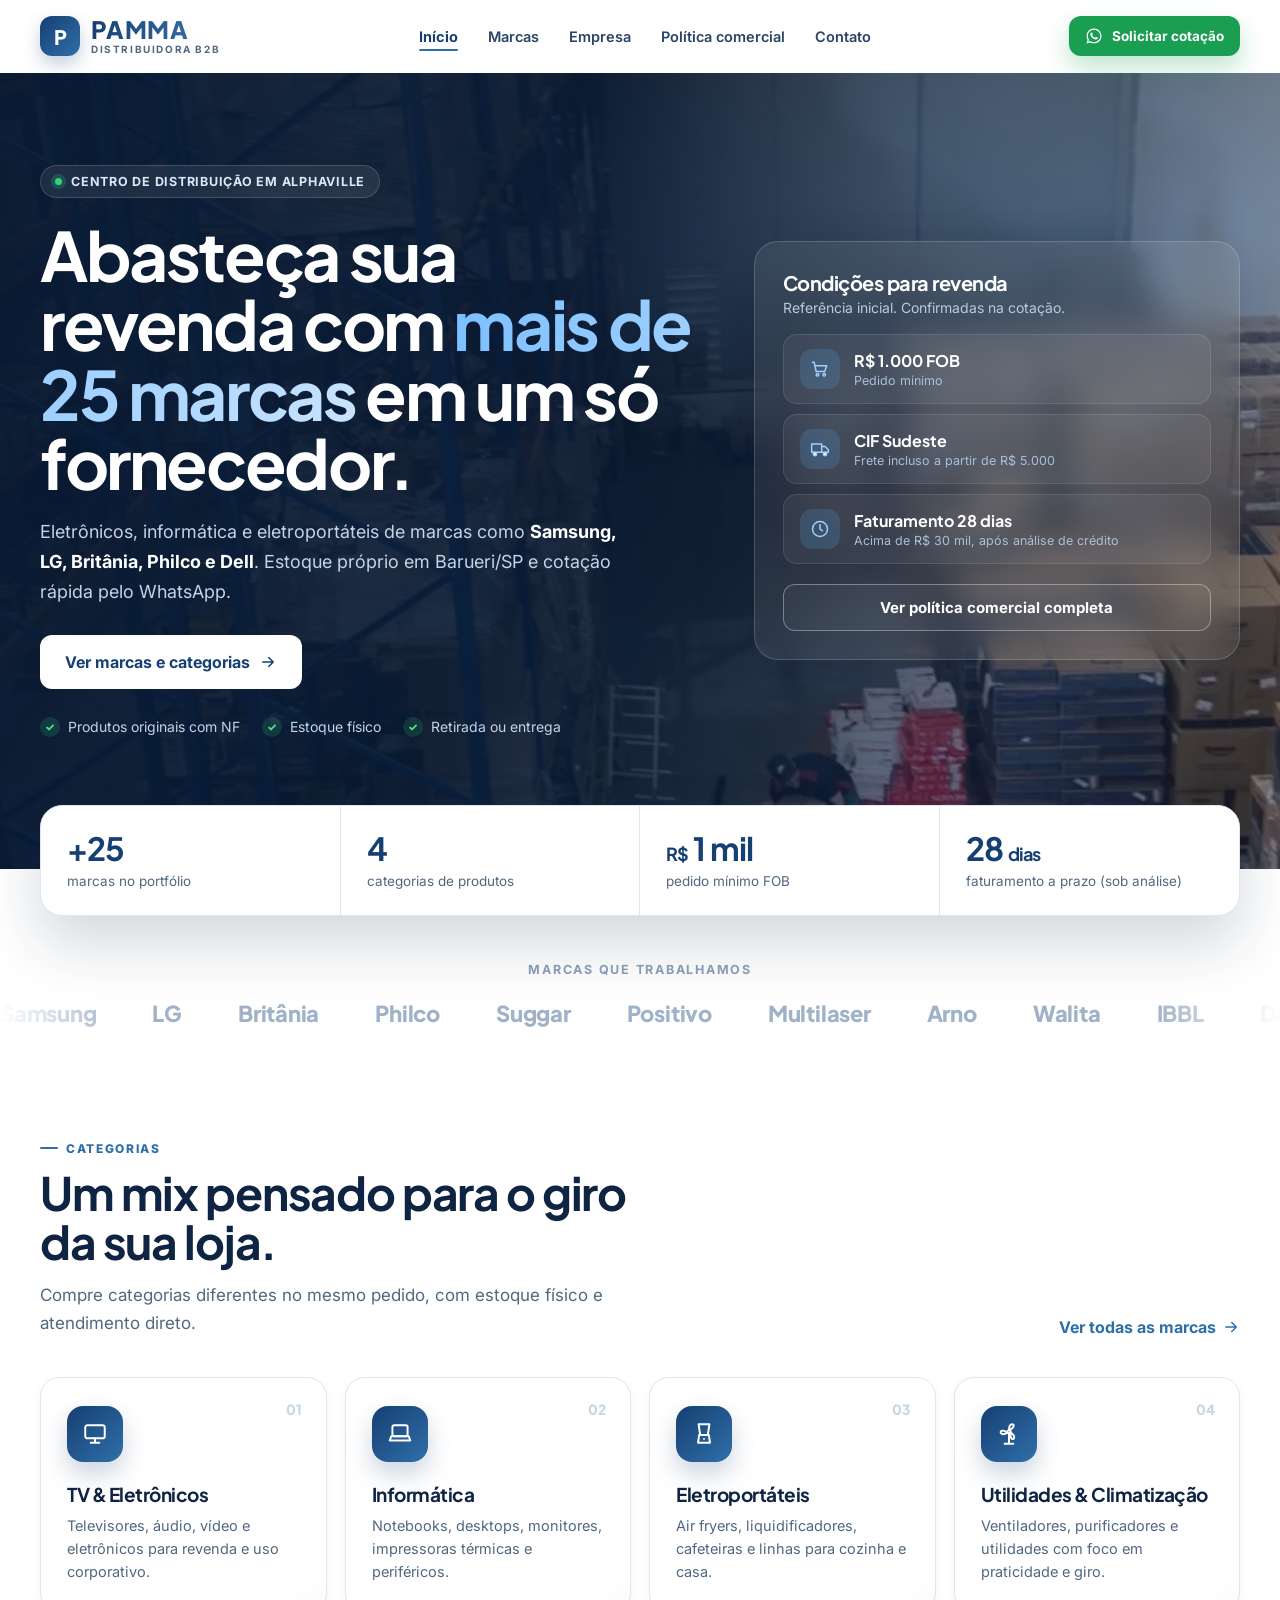
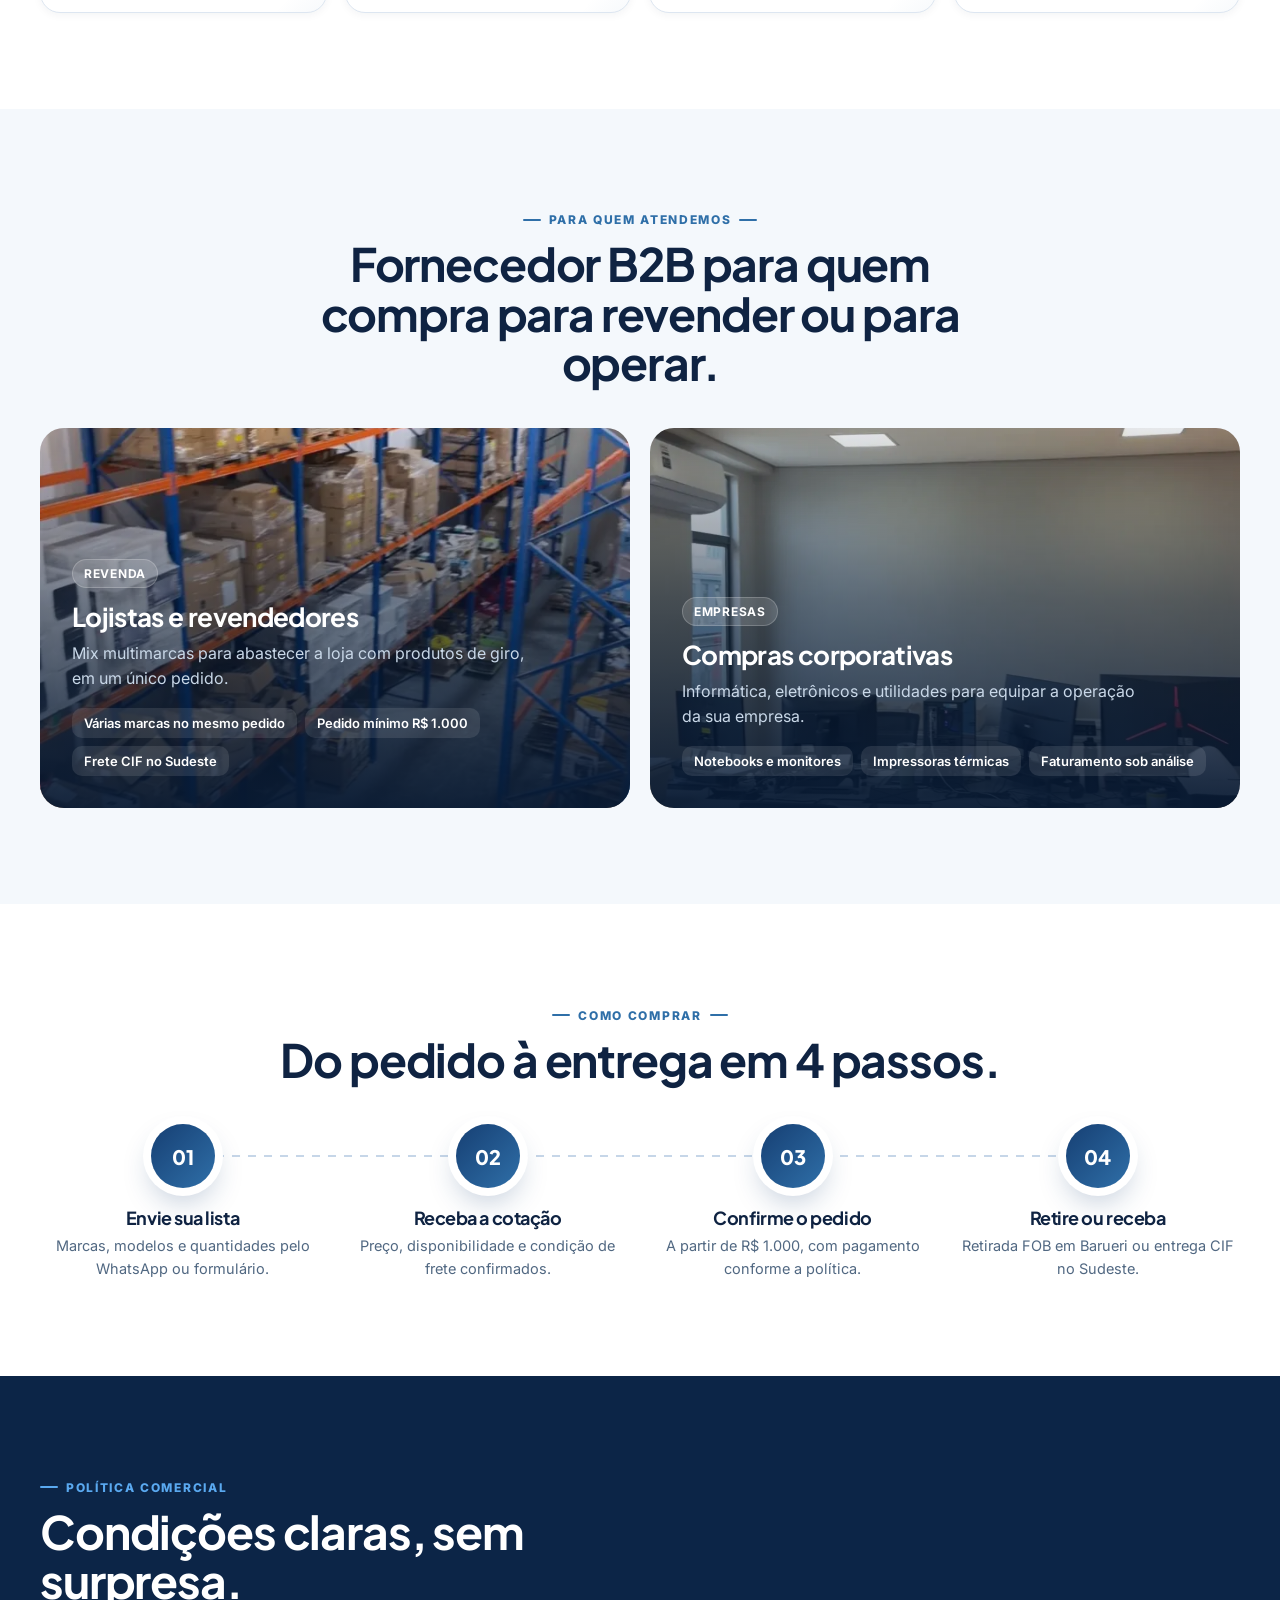
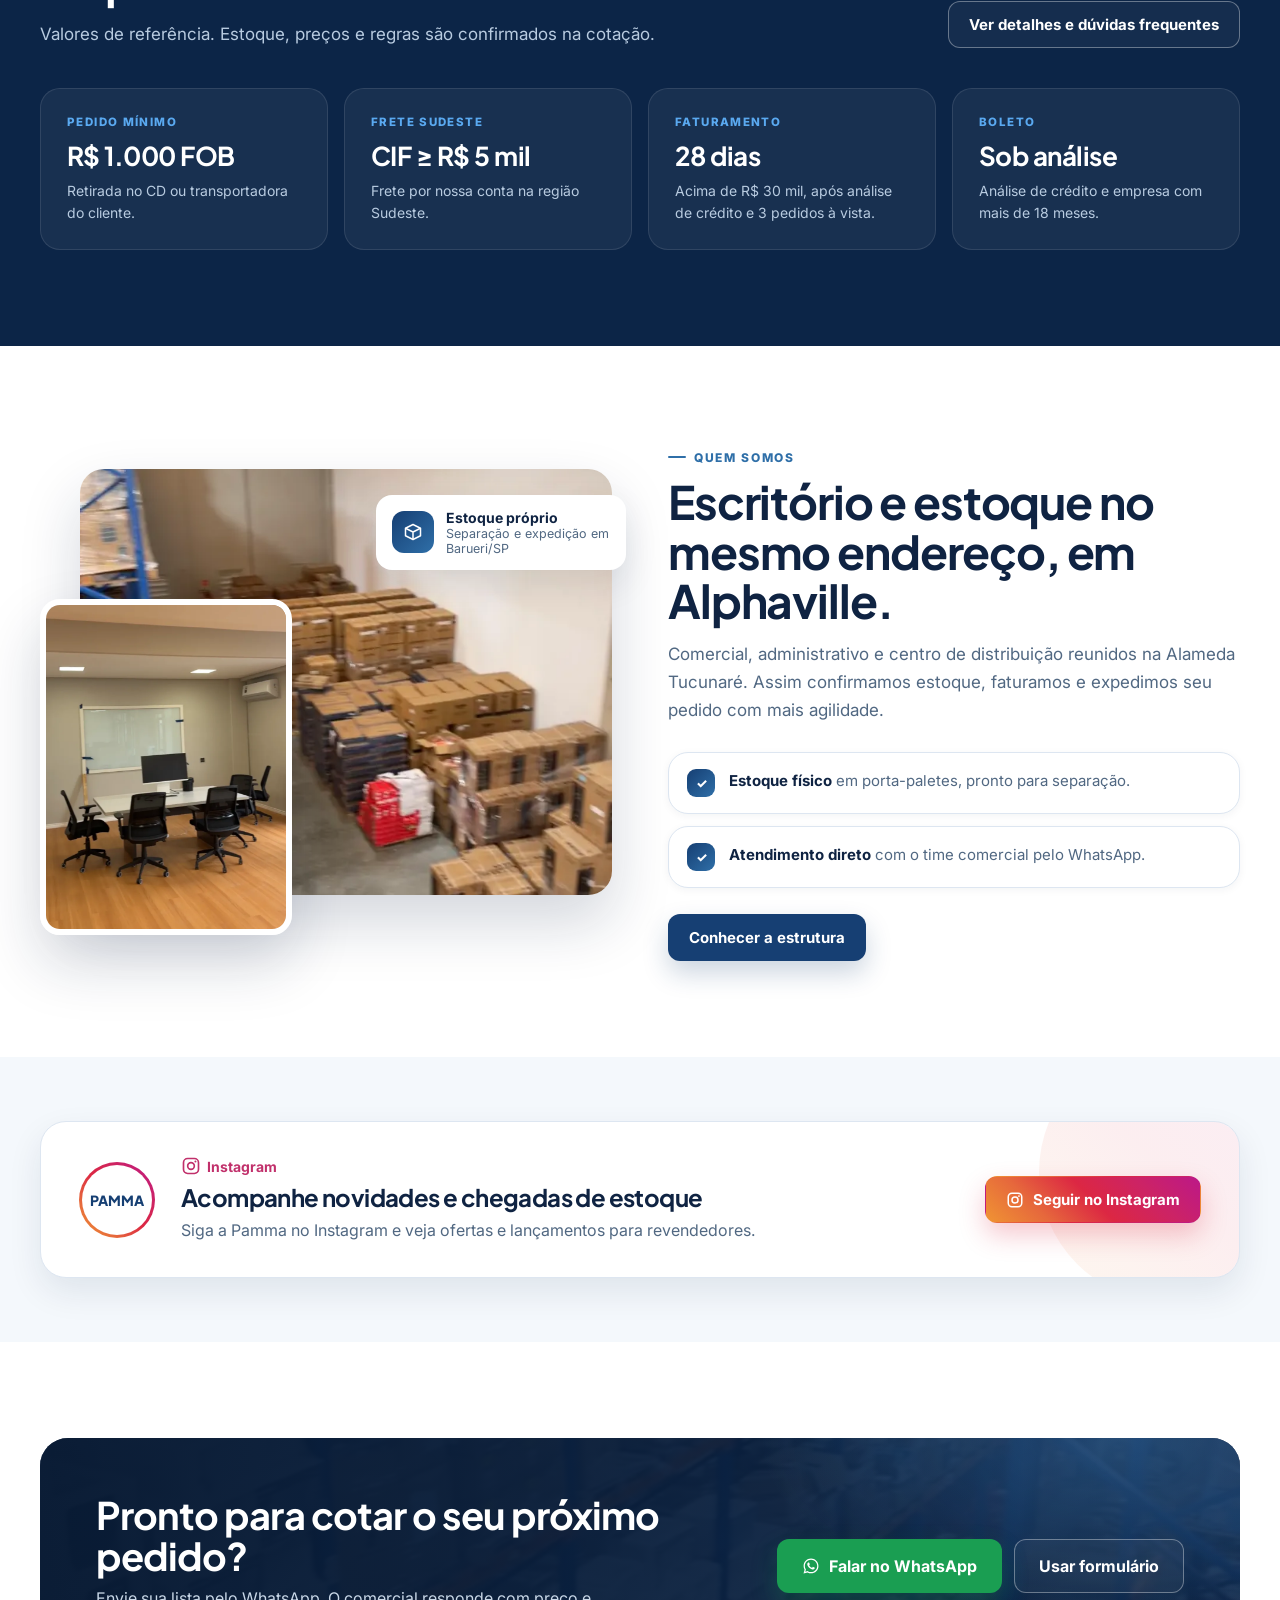
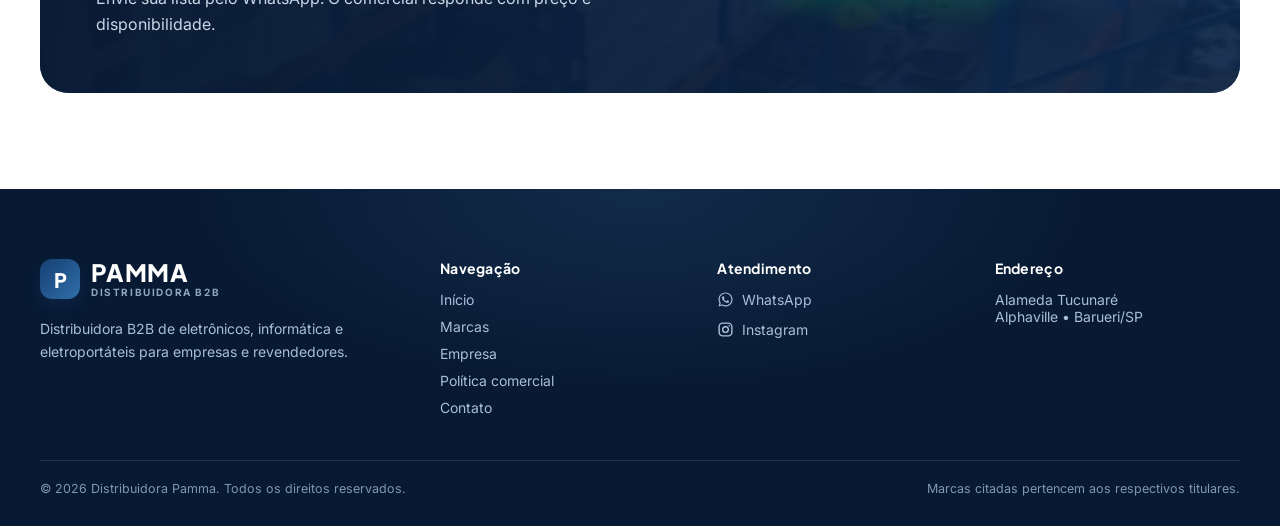
<file: index.html>
<!doctype html>
<html lang="pt-BR">
<head>
  <meta charset="utf-8" />
  <meta name="viewport" content="width=device-width,initial-scale=1" />
  <meta name="theme-color" content="#163f73" />
  <title>Distribuidora Pamma | Distribuidora B2B de eletro e informática em Alphaville</title>
  <meta name="description" content="Distribuidora B2B em Alphaville/Barueri com mais de 25 marcas de eletrônicos, informática e eletroportáteis. Pedido mínimo R$ 1.000 FOB e frete CIF no Sudeste a partir de R$ 5.000." />
  
  <link rel="canonical" href="https://distribuidorapamma.com/" />
  <meta property="og:type" content="website" />
  <meta property="og:locale" content="pt_BR" />
  <meta property="og:site_name" content="Distribuidora Pamma" />
  <meta property="og:title" content="Distribuidora Pamma | Distribuidora B2B de eletro e informática em Alphaville" />
  <meta property="og:description" content="Distribuidora B2B em Alphaville/Barueri com mais de 25 marcas de eletrônicos, informática e eletroportáteis. Pedido mínimo R$ 1.000 FOB e frete CIF no Sudeste a partir de R$ 5.000." />
  <meta property="og:url" content="https://distribuidorapamma.com/" />
  <meta property="og:image" content="https://distribuidorapamma.com/assets/img/og-pamma.jpg" />
  <meta property="og:image:width" content="1200" />
  <meta property="og:image:height" content="630" />
  <meta name="twitter:card" content="summary_large_image" />
  <link rel="icon" href="data:image/svg+xml,%3Csvg xmlns='http://www.w3.org/2000/svg' viewBox='0 0 64 64'%3E%3Crect width='64' height='64' rx='14' fill='%23163f73'/%3E%3Ctext x='32' y='45' font-family='Arial,Helvetica,sans-serif' font-size='38' font-weight='700' fill='%23fff' text-anchor='middle'%3EP%3C/text%3E%3C/svg%3E" />
  <link rel="preconnect" href="https://fonts.googleapis.com" />
  <link rel="preconnect" href="https://fonts.gstatic.com" crossorigin />
  <link rel="stylesheet" href="https://fonts.googleapis.com/css2?family=Inter:wght@400;500;600;700&family=Plus+Jakarta+Sans:wght@600;700;800&display=swap" />
  <link rel="stylesheet" href="assets/css/site.css?v=7ee674f3" />
  <script type="application/ld+json">
{"@context":"https://schema.org","@type":"WholesaleStore","name":"Distribuidora Pamma",
"url":"https://distribuidorapamma.com/","image":"https://distribuidorapamma.com/assets/img/og-pamma.jpg",
"telephone":"+55-11-91175-2030",
"address":{"@type":"PostalAddress","streetAddress":"Alameda Tucunaré","addressLocality":"Barueri","addressRegion":"SP","addressCountry":"BR"},
"areaServed":"BR","sameAs":["https://www.instagram.com/distribuidorapamma/"]}
</script>
</head>
<body>
<a class="skip" href="#conteudo">Pular para o conteúdo</a>
<svg width="0" height="0" style="position:absolute" aria-hidden="true">
<symbol id="i-wa" viewBox="0 0 24 24"><path fill="currentColor" d="M12.04 2C6.58 2 2.13 6.45 2.13 11.91c0 1.75.46 3.45 1.32 4.95L2.05 22l5.25-1.38a9.9 9.9 0 0 0 4.74 1.21c5.46 0 9.91-4.45 9.91-9.91C21.95 6.45 17.5 2 12.04 2Zm0 18.15c-1.48 0-2.93-.4-4.2-1.15l-.3-.18-3.12.82.83-3.04-.2-.31a8.2 8.2 0 0 1-1.26-4.38c0-4.54 3.7-8.24 8.25-8.24 4.54 0 8.24 3.7 8.24 8.24 0 4.55-3.7 8.24-8.24 8.24Zm4.52-6.16c-.25-.12-1.47-.72-1.69-.81-.23-.08-.39-.12-.56.13-.16.25-.64.81-.78.97-.14.17-.29.19-.54.06-.25-.12-1.05-.39-1.99-1.23-.74-.66-1.23-1.47-1.38-1.72-.14-.25-.02-.38.11-.51.11-.11.25-.29.37-.43.13-.15.17-.25.25-.42.08-.17.04-.31-.02-.43-.06-.12-.56-1.34-.76-1.84-.2-.48-.41-.42-.56-.43h-.48c-.17 0-.43.06-.66.31-.23.25-.86.85-.86 2.07 0 1.22.89 2.4 1.01 2.56.12.17 1.75 2.67 4.23 3.74.59.26 1.05.41 1.41.52.59.19 1.13.16 1.56.1.48-.07 1.47-.6 1.67-1.18.21-.58.21-1.07.14-1.18-.06-.1-.22-.16-.47-.28Z"/></symbol>
<symbol id="i-ig" viewBox="0 0 24 24"><g fill="none" stroke="currentColor" stroke-width="2"><rect x="3" y="3" width="18" height="18" rx="5"/><circle cx="12" cy="12" r="4"/></g><circle cx="17.3" cy="6.7" r="1.2" fill="currentColor"/></symbol>
<symbol id="i-pin" viewBox="0 0 24 24"><path fill="currentColor" d="M12 22s-8-6.46-8-12.5a8 8 0 0 1 16 0C20 15.54 12 22 12 22Zm0-9a3.5 3.5 0 1 0 0-7 3.5 3.5 0 0 0 0 7Z"/></symbol>
<symbol id="i-box" viewBox="0 0 24 24"><g fill="none" stroke="currentColor" stroke-width="1.8" stroke-linejoin="round"><path d="M3 7.5 12 3l9 4.5v9L12 21l-9-4.5v-9Z"/><path d="m3 7.5 9 4.5 9-4.5M12 12v9"/></g></symbol>
<symbol id="i-tv" viewBox="0 0 24 24"><g fill="none" stroke="currentColor" stroke-width="1.8" stroke-linecap="round"><rect x="3" y="4" width="18" height="12" rx="2"/><path d="M8 20h8M12 16v4"/></g></symbol>
<symbol id="i-laptop" viewBox="0 0 24 24"><g fill="none" stroke="currentColor" stroke-width="1.8" stroke-linecap="round" stroke-linejoin="round"><rect x="5" y="4" width="14" height="10" rx="1.5"/><path d="M2.5 18h19l-1.5-4H4l-1.5 4Z"/></g></symbol>
<symbol id="i-blender" viewBox="0 0 24 24"><g fill="none" stroke="currentColor" stroke-width="1.8" stroke-linecap="round" stroke-linejoin="round"><path d="M7 3h10l-1.5 10h-7L7 3Z"/><path d="M7.5 13h9l1 7h-11l1-7ZM12 16.5h.01"/></g></symbol>
<symbol id="i-fan" viewBox="0 0 24 24"><g fill="none" stroke="currentColor" stroke-width="1.8" stroke-linecap="round"><circle cx="12" cy="10" r="1.6"/><path d="M12 8.4c0-3 1-5.4 3-5.4s2.4 3-3 5.4ZM13.4 10.8c2.6 1.5 4.2 3.5 3.2 5.2s-3.8.5-3.2-5.2ZM10.6 10.8c-2.6 1.5-5.1 1.9-6.1.2s1.6-3.6 6.1-.2ZM12 11.6V21M8 21h8"/></g></symbol>
<symbol id="i-truck" viewBox="0 0 24 24"><g fill="none" stroke="currentColor" stroke-width="1.8" stroke-linejoin="round"><path d="M2 6h12v10H2zM14 9h4l4 4v3h-8z"/><circle cx="6" cy="18" r="2" fill="#fff"/><circle cx="18" cy="18" r="2" fill="#fff"/></g></symbol>
<symbol id="i-doc" viewBox="0 0 24 24"><g fill="none" stroke="currentColor" stroke-width="1.8" stroke-linejoin="round"><path d="M6 2h9l5 5v15H6z"/><path d="M14 2v6h6M9 13h8M9 17h6"/></g></symbol>
<symbol id="i-clock" viewBox="0 0 24 24"><g fill="none" stroke="currentColor" stroke-width="1.8" stroke-linecap="round"><circle cx="12" cy="12" r="9"/><path d="M12 7v5l3 2"/></g></symbol>
<symbol id="i-card" viewBox="0 0 24 24"><g fill="none" stroke="currentColor" stroke-width="1.8" stroke-linejoin="round"><rect x="3" y="5" width="18" height="14" rx="2"/><path d="M3 10h18M7 15h4"/></g></symbol>
<symbol id="i-cart" viewBox="0 0 24 24"><g fill="none" stroke="currentColor" stroke-width="1.8" stroke-linecap="round" stroke-linejoin="round"><path d="M3 4h2l2.4 11h10.2L20 8H6.2"/><circle cx="9" cy="19" r="1.5"/><circle cx="17" cy="19" r="1.5"/></g></symbol>
<symbol id="i-shield" viewBox="0 0 24 24"><g fill="none" stroke="currentColor" stroke-width="1.8" stroke-linejoin="round"><path d="M12 3 4 6v6c0 4.5 3.4 8 8 9 4.6-1 8-4.5 8-9V6l-8-3Z"/><path d="m8.5 12 2.5 2.5 4.5-5"/></g></symbol>
<symbol id="i-menu" viewBox="0 0 24 24"><path stroke="currentColor" stroke-width="2" stroke-linecap="round" d="M4 7h16M4 12h16M4 17h16"/></symbol>
<symbol id="i-arrow" viewBox="0 0 24 24"><path fill="none" stroke="currentColor" stroke-width="2" stroke-linecap="round" stroke-linejoin="round" d="M5 12h14M13 6l6 6-6 6"/></symbol>
</svg>

<header class="site-header" id="siteHeader">
  <nav class="wrap" aria-label="Principal">
    <a class="brand" href="./" aria-label="Distribuidora Pamma — início">
      <span class="brand-mark" aria-hidden="true">P</span>
      <span class="brand-txt"><span class="logo">PAMMA</span><small>Distribuidora B2B</small></span>
    </a>
    <div class="navlinks" id="navlinks">
<a href="" aria-current="page">Início</a>
<a href="marcas/">Marcas</a>
<a href="empresa/">Empresa</a>
<a href="politica-comercial/">Política comercial</a>
<a href="contato/">Contato</a>
    </div>
    <div class="nav-right">
      <a class="btn btn-wa btn-sm js-wa hdr-wa" href="contato/">
        <svg class="ico" aria-hidden="true"><use href="#i-wa"/></svg><span>Solicitar cotação</span>
      </a>
      <button class="icon-btn menu-btn" id="menuBtn" aria-label="Abrir menu" aria-expanded="false" aria-controls="navlinks">
        <svg class="ico" aria-hidden="true"><use href="#i-menu"/></svg>
      </button>
    </div>
  </nav>
</header>

<main id="conteudo">
<section class="hero">
  <div class="hero-bg"><img src="assets/img/cd-operacao-hd.webp" width="1208" height="1600" alt="" fetchpriority="high" /></div>
  <div class="wrap hero-grid">
    <div>
      <div class="tag"><span class="dot"></span> Centro de distribuição em Alphaville</div>
      <h1>Abasteça sua revenda com <span class="grad-text">mais de 25 marcas</span> em um só fornecedor.</h1>
      <p class="lead">
        Eletrônicos, informática e eletroportáteis de marcas como <strong>Samsung, LG, Britânia, Philco e Dell</strong>.
        Estoque próprio em Barueri/SP e cotação rápida pelo WhatsApp.
      </p>
      <div class="actions">
        <a class="btn btn-light btn-lg" href="marcas/">Ver marcas e categorias <svg class="ico" aria-hidden="true"><use href="#i-arrow"/></svg></a>
      </div>
      <div class="hero-checks">
        <span><i>✓</i> Produtos originais com NF</span>
        <span><i>✓</i> Estoque físico</span>
        <span><i>✓</i> Retirada ou entrega</span>
      </div>
    </div>

    <aside class="quote-card" aria-label="Resumo das condições comerciais">
      <h3>Condições para revenda</h3>
      <p>Referência inicial. Confirmadas na cotação.</p>
      <div class="qc-list">
        <div class="qc-item"><div class="qi"><svg class="ico" aria-hidden="true"><use href="#i-cart"/></svg></div><div><b>R$ 1.000 FOB</b><span>Pedido mínimo</span></div></div>
        <div class="qc-item"><div class="qi"><svg class="ico" aria-hidden="true"><use href="#i-truck"/></svg></div><div><b>CIF Sudeste</b><span>Frete incluso a partir de R$ 5.000</span></div></div>
        <div class="qc-item"><div class="qi"><svg class="ico" aria-hidden="true"><use href="#i-clock"/></svg></div><div><b>Faturamento 28 dias</b><span>Acima de R$ 30 mil, após análise de crédito</span></div></div>
      </div>
      <a class="btn btn-outline-light" href="politica-comercial/">Ver política comercial completa</a>
    </aside>
  </div>
</section>

<div class="kpis">
  <div class="wrap">
    <div class="kpi-grid">
      <div class="kpi"><strong>+25</strong><span>marcas no portfólio</span></div>
      <div class="kpi"><strong>4</strong><span>categorias de produtos</span></div>
      <div class="kpi"><strong><small>R$</small> 1 mil</strong><span>pedido mínimo FOB</span></div>
      <div class="kpi"><strong>28 <small>dias</small></strong><span>faturamento a prazo (sob análise)</span></div>
    </div>
  </div>
</div>

<div class="brand-strip">
  <div class="label">Marcas que trabalhamos</div>
  <div class="marquee" aria-label="Marcas que trabalhamos">
    <div class="track">
      <span>Samsung</span><span>LG</span><span>Britânia</span><span>Philco</span><span>Suggar</span><span>Positivo</span><span>Multilaser</span><span>Arno</span><span>Walita</span><span>IBBL</span><span>Dako</span><span>Atlas</span><span>Dell</span><span>HP</span><span>Lenovo</span><span>Asus</span><span>AOC</span><span>Apple</span>
      <span aria-hidden="true">Samsung</span><span aria-hidden="true">LG</span><span aria-hidden="true">Britânia</span><span aria-hidden="true">Philco</span><span aria-hidden="true">Suggar</span><span aria-hidden="true">Positivo</span><span aria-hidden="true">Multilaser</span><span aria-hidden="true">Arno</span><span aria-hidden="true">Walita</span><span aria-hidden="true">IBBL</span><span aria-hidden="true">Dako</span><span aria-hidden="true">Atlas</span><span aria-hidden="true">Dell</span><span aria-hidden="true">HP</span><span aria-hidden="true">Lenovo</span><span aria-hidden="true">Asus</span><span aria-hidden="true">AOC</span><span aria-hidden="true">Apple</span>
    </div>
  </div>
</div>

<section class="section">
  <div class="wrap">
    <div class="section-head row">
      <div style="max-width:640px">
        <div class="kicker">Categorias</div>
        <h2>Um mix pensado para o giro da sua loja.</h2>
        <p>Compre categorias diferentes no mesmo pedido, com estoque físico e atendimento direto.</p>
      </div>
      <a class="link-arrow" href="marcas/">Ver todas as marcas <svg class="ico" aria-hidden="true"><use href="#i-arrow"/></svg></a>
    </div>
    <div class="features">
      <article class="card feature reveal">
        <span class="num">01</span>
        <div class="fi"><svg class="ico" aria-hidden="true"><use href="#i-tv"/></svg></div>
        <h3>TV & Eletrônicos</h3>
        <p>Televisores, áudio, vídeo e eletrônicos para revenda e uso corporativo.</p>
      </article>
      <article class="card feature reveal d1">
        <span class="num">02</span>
        <div class="fi"><svg class="ico" aria-hidden="true"><use href="#i-laptop"/></svg></div>
        <h3>Informática</h3>
        <p>Notebooks, desktops, monitores, impressoras térmicas e periféricos.</p>
      </article>
      <article class="card feature reveal d2">
        <span class="num">03</span>
        <div class="fi"><svg class="ico" aria-hidden="true"><use href="#i-blender"/></svg></div>
        <h3>Eletroportáteis</h3>
        <p>Air fryers, liquidificadores, cafeteiras e linhas para cozinha e casa.</p>
      </article>
      <article class="card feature reveal d3">
        <span class="num">04</span>
        <div class="fi"><svg class="ico" aria-hidden="true"><use href="#i-fan"/></svg></div>
        <h3>Utilidades & Climatização</h3>
        <p>Ventiladores, purificadores e utilidades com foco em praticidade e giro.</p>
      </article>
    </div>
  </div>
</section>

<section class="section alt dots">
  <div class="wrap">
    <div class="section-head center">
      <div class="kicker">Para quem atendemos</div>
      <h2>Fornecedor B2B para quem compra para revender ou para operar.</h2>
    </div>
    <div class="audience">
      <article class="aud reveal">
        <img src="assets/img/cd-porta-paletes.webp" width="668" height="1100" loading="lazy" alt="Mercadorias armazenadas no CD da Pamma" />
        <div class="aud-body">
          <span class="pill">Revenda</span>
          <h3>Lojistas e revendedores</h3>
          <p>Mix multimarcas para abastecer a loja com produtos de giro, em um único pedido.</p>
          <ul><li>Várias marcas no mesmo pedido</li><li>Pedido mínimo R$ 1.000</li><li>Frete CIF no Sudeste</li></ul>
        </div>
      </article>
      <article class="aud reveal d1">
        <img src="assets/img/escritorio.webp" width="955" height="1100" loading="lazy" alt="Escritório comercial da Pamma" />
        <div class="aud-body">
          <span class="pill">Empresas</span>
          <h3>Compras corporativas</h3>
          <p>Informática, eletrônicos e utilidades para equipar a operação da sua empresa.</p>
          <ul><li>Notebooks e monitores</li><li>Impressoras térmicas</li><li>Faturamento sob análise</li></ul>
        </div>
      </article>
    </div>
  </div>
</section>

<section class="section">
  <div class="wrap">
    <div class="section-head center">
      <div class="kicker">Como comprar</div>
      <h2>Do pedido à entrega em 4 passos.</h2>
    </div>
    <div class="timeline">
      <div class="tl reveal"><div class="n">01</div><div><h3>Envie sua lista</h3><p>Marcas, modelos e quantidades pelo WhatsApp ou formulário.</p></div></div>
      <div class="tl reveal d1"><div class="n">02</div><div><h3>Receba a cotação</h3><p>Preço, disponibilidade e condição de frete confirmados.</p></div></div>
      <div class="tl reveal d2"><div class="n">03</div><div><h3>Confirme o pedido</h3><p>A partir de R$ 1.000, com pagamento conforme a política.</p></div></div>
      <div class="tl reveal d3"><div class="n">04</div><div><h3>Retire ou receba</h3><p>Retirada FOB em Barueri ou entrega CIF no Sudeste.</p></div></div>
    </div>
  </div>
</section>

<section class="section dark">
  <div class="wrap">
    <div class="section-head row">
      <div style="max-width:620px">
        <div class="kicker">Política comercial</div>
        <h2>Condições claras, sem surpresa.</h2>
        <p>Valores de referência. Estoque, preços e regras são confirmados na cotação.</p>
      </div>
      <a class="btn btn-outline-light" href="politica-comercial/">Ver detalhes e dúvidas frequentes</a>
    </div>
    <div class="terms">
      <div class="term reveal"><small>Pedido mínimo</small><strong>R$ 1.000 FOB</strong><p>Retirada no CD ou transportadora do cliente.</p></div>
      <div class="term reveal d1"><small>Frete Sudeste</small><strong>CIF ≥ R$ 5 mil</strong><p>Frete por nossa conta na região Sudeste.</p></div>
      <div class="term reveal d2"><small>Faturamento</small><strong>28 dias</strong><p>Acima de R$ 30 mil, após análise de crédito e 3 pedidos à vista.</p></div>
      <div class="term reveal d3"><small>Boleto</small><strong>Sob análise</strong><p>Análise de crédito e empresa com mais de 18 meses.</p></div>
    </div>
  </div>
</section>

<section class="section">
  <div class="wrap split">
    <div class="media-stack reveal">
      <img class="m1" src="assets/img/cd-estoque.webp" width="679" height="1100" loading="lazy" alt="Paletes de produtos no centro de distribuição" />
      <img class="m2" src="assets/img/sala-reuniao.webp" width="952" height="1100" loading="lazy" alt="Sala de reunião da Pamma" />
      <div class="badge-float">
        <div class="bi"><svg class="ico" aria-hidden="true"><use href="#i-box"/></svg></div>
        <div><b>Estoque próprio</b><span>Separação e expedição em Barueri/SP</span></div>
      </div>
    </div>
    <div>
      <div class="kicker">Quem somos</div>
      <h2>Escritório e estoque no mesmo endereço, em Alphaville.</h2>
      <p class="lead" style="font-size:17px">Comercial, administrativo e centro de distribuição reunidos na Alameda Tucunaré. Assim confirmamos estoque, faturamos e expedimos seu pedido com mais agilidade.</p>
      <div class="check-list">
        <div class="card check"><i>✓</i><span><strong>Estoque físico</strong> em porta-paletes, pronto para separação.</span></div>
        <div class="card check"><i>✓</i><span><strong>Atendimento direto</strong> com o time comercial pelo WhatsApp.</span></div>
      </div>
      <div class="actions" style="margin-top:26px">
        <a class="btn btn-navy" href="empresa/">Conhecer a estrutura</a>
      </div>
    </div>
  </div>
</section>

<section class="section tight alt">
  <div class="wrap">
    <div class="ig-block reveal">
      <div class="ig-avatar"><span>PAMMA</span></div>
      <div>
        <div class="handle"><svg class="ico" aria-hidden="true"><use href="#i-ig"/></svg> Instagram</div>
        <h3>Acompanhe novidades e chegadas de estoque</h3>
        <p>Siga a Pamma no Instagram e veja ofertas e lançamentos para revendedores.</p>
      </div>
      <a class="btn btn-ig" href="https://www.instagram.com/distribuidorapamma/" target="_blank" rel="noopener">
        <svg class="ico" aria-hidden="true"><use href="#i-ig"/></svg> Seguir no Instagram
      </a>
    </div>
  </div>
</section>

<section class="section">
  <div class="wrap">
    <div class="cta-band reveal">
      <img class="cta-bg" src="assets/img/cd-porta-paletes.webp" alt="" loading="lazy" />
      <div>
        <h2>Pronto para cotar o seu próximo pedido?</h2>
        <p>Envie sua lista pelo WhatsApp. O comercial responde com preço e disponibilidade.</p>
      </div>
      <div class="actions">
        <a class="btn btn-wa btn-lg js-wa" href="contato/"><svg class="ico" aria-hidden="true"><use href="#i-wa"/></svg> Falar no WhatsApp</a>
        <a class="btn btn-outline-light btn-lg" href="contato/">Usar formulário</a>
      </div>
    </div>
  </div>
</section>

</main>

<footer class="site-footer">
  <div class="wrap">
    <div class="footer-grid">
      <div>
        <a class="brand" href="./"><span class="brand-mark" aria-hidden="true">P</span><span class="brand-txt"><span class="logo">PAMMA</span><small>Distribuidora B2B</small></span></a>
        <p style="max-width:360px; line-height:1.65; margin:18px 0 0">Distribuidora B2B de eletrônicos, informática e eletroportáteis para empresas e revendedores.</p>
        <!-- TODO: inserir razão social e CNPJ oficiais -->
      </div>
      <div>
        <h4>Navegação</h4>
        <ul>
          <li><a href="./">Início</a></li>
          <li><a href="marcas/">Marcas</a></li>
          <li><a href="empresa/">Empresa</a></li>
          <li><a href="politica-comercial/">Política comercial</a></li>
          <li><a href="contato/">Contato</a></li>
        </ul>
      </div>
      <div>
        <h4>Atendimento</h4>
        <ul>
          <li><a class="js-wa ig-text" href="contato/"><svg class="ico" aria-hidden="true"><use href="#i-wa"/></svg> WhatsApp</a></li>
          <li><a class="ig-text" href="https://www.instagram.com/distribuidorapamma/" target="_blank" rel="noopener"><svg class="ico" aria-hidden="true"><use href="#i-ig"/></svg> Instagram</a></li>
        </ul>
      </div>
      <div>
        <h4>Endereço</h4>
        <ul>
          <li><a href="https://www.google.com/maps/search/?api=1&amp;query=Alameda+Tucunar%C3%A9+Alphaville+Barueri+SP" target="_blank" rel="noopener">Alameda Tucunaré<br>Alphaville • Barueri/SP</a></li>
        </ul>
      </div>
    </div>
    <div class="footer-bottom">
      <span>© <span id="year"></span> Distribuidora Pamma. Todos os direitos reservados.</span>
      <span>Marcas citadas pertencem aos respectivos titulares.</span>
    </div>
  </div>
</footer>

<a class="fab js-wa" href="contato/" aria-label="Falar no WhatsApp"><svg class="ico" aria-hidden="true"><use href="#i-wa"/></svg></a>
<script src="assets/js/site.js?v=7ee674f3" defer></script>
</body>
</html>
</file>
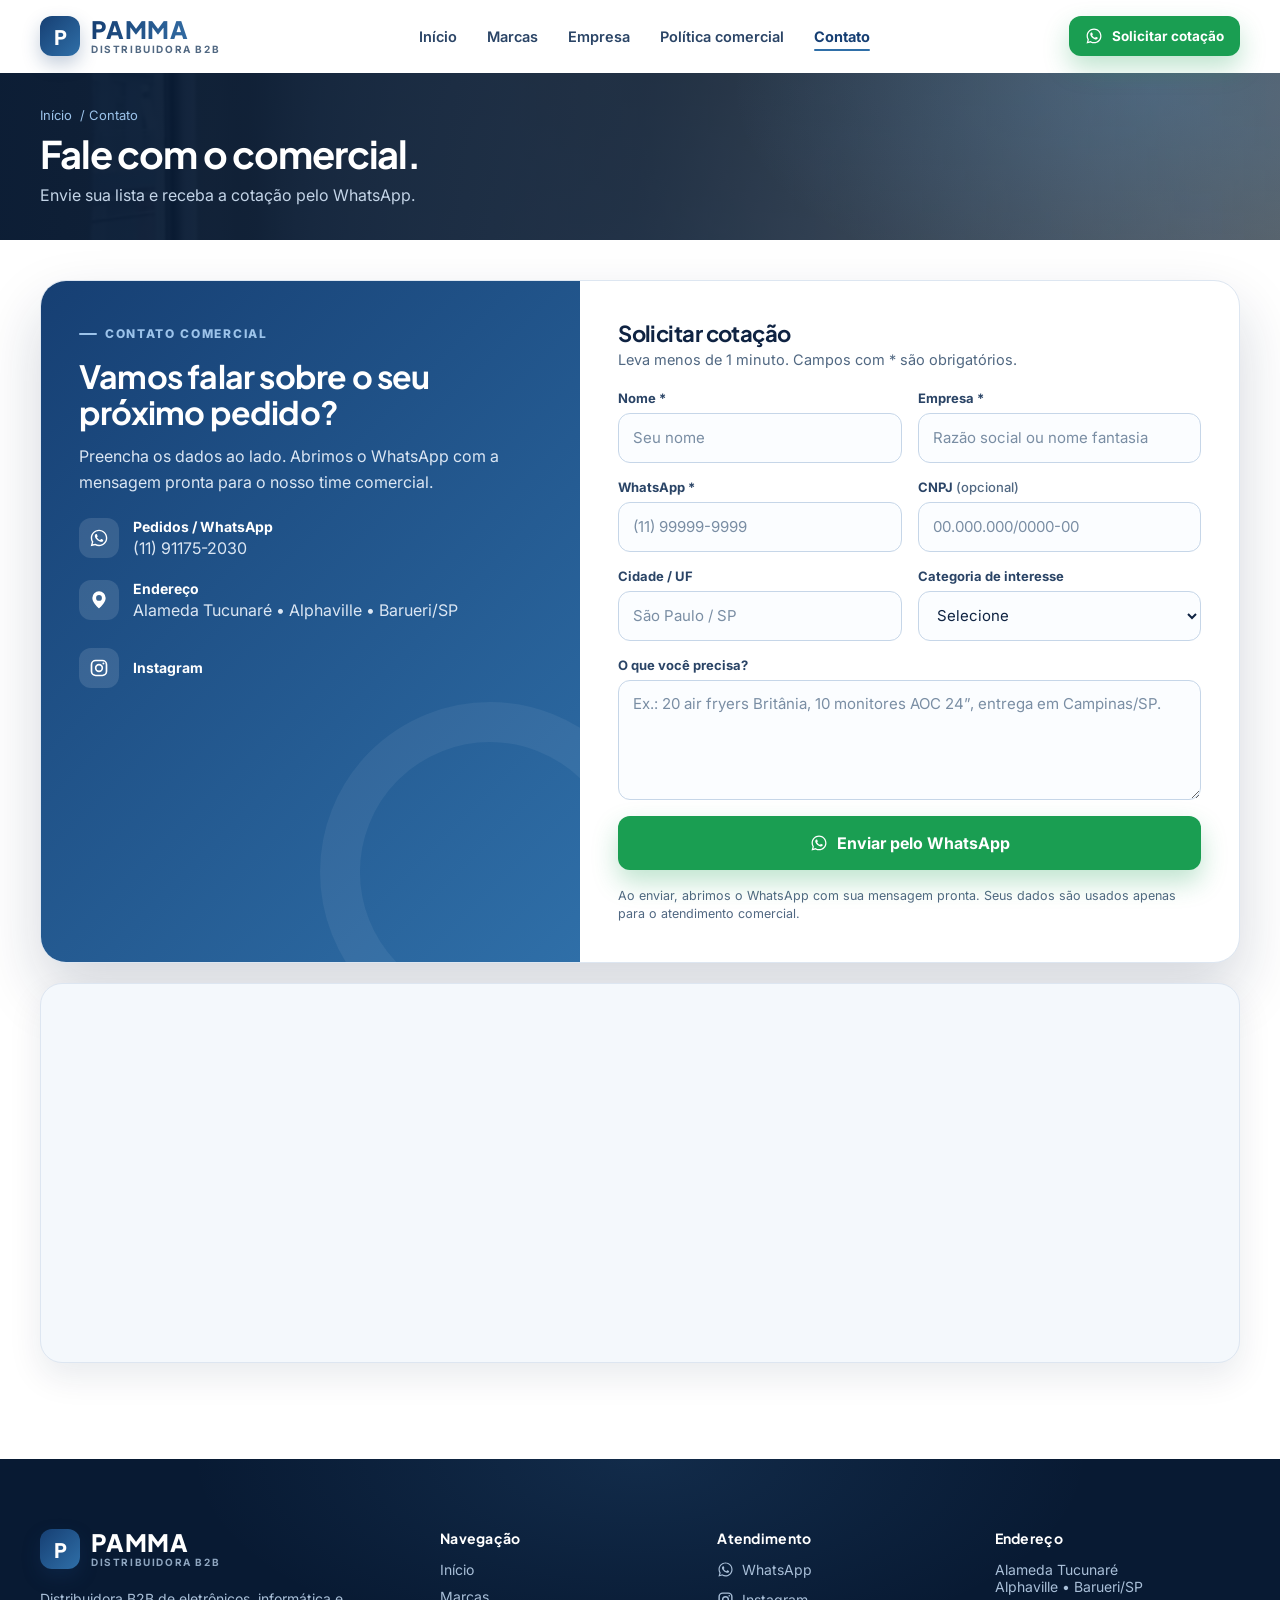
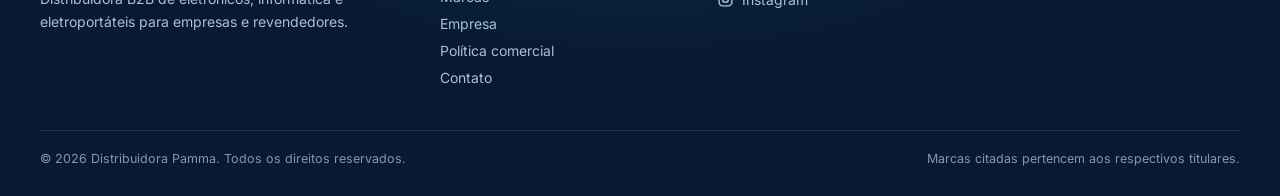
<file: contato/index.html>
<!doctype html>
<html lang="pt-BR">
<head>
  <meta charset="utf-8" />
  <meta name="viewport" content="width=device-width,initial-scale=1" />
  <meta name="theme-color" content="#163f73" />
  <title>Contato e cotação | Distribuidora Pamma</title>
  <meta name="description" content="Solicite sua cotação pelo WhatsApp (11) 91175-2030 ou pelo formulário. Alameda Tucunaré, Alphaville, Barueri/SP." />
  
  <link rel="canonical" href="https://distribuidorapamma.com/contato/" />
  <meta property="og:type" content="website" />
  <meta property="og:locale" content="pt_BR" />
  <meta property="og:site_name" content="Distribuidora Pamma" />
  <meta property="og:title" content="Contato e cotação | Distribuidora Pamma" />
  <meta property="og:description" content="Solicite sua cotação pelo WhatsApp (11) 91175-2030 ou pelo formulário. Alameda Tucunaré, Alphaville, Barueri/SP." />
  <meta property="og:url" content="https://distribuidorapamma.com/contato/" />
  <meta property="og:image" content="https://distribuidorapamma.com/assets/img/og-pamma.jpg" />
  <meta property="og:image:width" content="1200" />
  <meta property="og:image:height" content="630" />
  <meta name="twitter:card" content="summary_large_image" />
  <link rel="icon" href="data:image/svg+xml,%3Csvg xmlns='http://www.w3.org/2000/svg' viewBox='0 0 64 64'%3E%3Crect width='64' height='64' rx='14' fill='%23163f73'/%3E%3Ctext x='32' y='45' font-family='Arial,Helvetica,sans-serif' font-size='38' font-weight='700' fill='%23fff' text-anchor='middle'%3EP%3C/text%3E%3C/svg%3E" />
  <link rel="preconnect" href="https://fonts.googleapis.com" />
  <link rel="preconnect" href="https://fonts.gstatic.com" crossorigin />
  <link rel="stylesheet" href="https://fonts.googleapis.com/css2?family=Inter:wght@400;500;600;700&family=Plus+Jakarta+Sans:wght@600;700;800&display=swap" />
  <link rel="stylesheet" href="../assets/css/site.css?v=7ee674f3" />
  
</head>
<body>
<a class="skip" href="#conteudo">Pular para o conteúdo</a>
<svg width="0" height="0" style="position:absolute" aria-hidden="true">
<symbol id="i-wa" viewBox="0 0 24 24"><path fill="currentColor" d="M12.04 2C6.58 2 2.13 6.45 2.13 11.91c0 1.75.46 3.45 1.32 4.95L2.05 22l5.25-1.38a9.9 9.9 0 0 0 4.74 1.21c5.46 0 9.91-4.45 9.91-9.91C21.95 6.45 17.5 2 12.04 2Zm0 18.15c-1.48 0-2.93-.4-4.2-1.15l-.3-.18-3.12.82.83-3.04-.2-.31a8.2 8.2 0 0 1-1.26-4.38c0-4.54 3.7-8.24 8.25-8.24 4.54 0 8.24 3.7 8.24 8.24 0 4.55-3.7 8.24-8.24 8.24Zm4.52-6.16c-.25-.12-1.47-.72-1.69-.81-.23-.08-.39-.12-.56.13-.16.25-.64.81-.78.97-.14.17-.29.19-.54.06-.25-.12-1.05-.39-1.99-1.23-.74-.66-1.23-1.47-1.38-1.72-.14-.25-.02-.38.11-.51.11-.11.25-.29.37-.43.13-.15.17-.25.25-.42.08-.17.04-.31-.02-.43-.06-.12-.56-1.34-.76-1.84-.2-.48-.41-.42-.56-.43h-.48c-.17 0-.43.06-.66.31-.23.25-.86.85-.86 2.07 0 1.22.89 2.4 1.01 2.56.12.17 1.75 2.67 4.23 3.74.59.26 1.05.41 1.41.52.59.19 1.13.16 1.56.1.48-.07 1.47-.6 1.67-1.18.21-.58.21-1.07.14-1.18-.06-.1-.22-.16-.47-.28Z"/></symbol>
<symbol id="i-ig" viewBox="0 0 24 24"><g fill="none" stroke="currentColor" stroke-width="2"><rect x="3" y="3" width="18" height="18" rx="5"/><circle cx="12" cy="12" r="4"/></g><circle cx="17.3" cy="6.7" r="1.2" fill="currentColor"/></symbol>
<symbol id="i-pin" viewBox="0 0 24 24"><path fill="currentColor" d="M12 22s-8-6.46-8-12.5a8 8 0 0 1 16 0C20 15.54 12 22 12 22Zm0-9a3.5 3.5 0 1 0 0-7 3.5 3.5 0 0 0 0 7Z"/></symbol>
<symbol id="i-box" viewBox="0 0 24 24"><g fill="none" stroke="currentColor" stroke-width="1.8" stroke-linejoin="round"><path d="M3 7.5 12 3l9 4.5v9L12 21l-9-4.5v-9Z"/><path d="m3 7.5 9 4.5 9-4.5M12 12v9"/></g></symbol>
<symbol id="i-tv" viewBox="0 0 24 24"><g fill="none" stroke="currentColor" stroke-width="1.8" stroke-linecap="round"><rect x="3" y="4" width="18" height="12" rx="2"/><path d="M8 20h8M12 16v4"/></g></symbol>
<symbol id="i-laptop" viewBox="0 0 24 24"><g fill="none" stroke="currentColor" stroke-width="1.8" stroke-linecap="round" stroke-linejoin="round"><rect x="5" y="4" width="14" height="10" rx="1.5"/><path d="M2.5 18h19l-1.5-4H4l-1.5 4Z"/></g></symbol>
<symbol id="i-blender" viewBox="0 0 24 24"><g fill="none" stroke="currentColor" stroke-width="1.8" stroke-linecap="round" stroke-linejoin="round"><path d="M7 3h10l-1.5 10h-7L7 3Z"/><path d="M7.5 13h9l1 7h-11l1-7ZM12 16.5h.01"/></g></symbol>
<symbol id="i-fan" viewBox="0 0 24 24"><g fill="none" stroke="currentColor" stroke-width="1.8" stroke-linecap="round"><circle cx="12" cy="10" r="1.6"/><path d="M12 8.4c0-3 1-5.4 3-5.4s2.4 3-3 5.4ZM13.4 10.8c2.6 1.5 4.2 3.5 3.2 5.2s-3.8.5-3.2-5.2ZM10.6 10.8c-2.6 1.5-5.1 1.9-6.1.2s1.6-3.6 6.1-.2ZM12 11.6V21M8 21h8"/></g></symbol>
<symbol id="i-truck" viewBox="0 0 24 24"><g fill="none" stroke="currentColor" stroke-width="1.8" stroke-linejoin="round"><path d="M2 6h12v10H2zM14 9h4l4 4v3h-8z"/><circle cx="6" cy="18" r="2" fill="#fff"/><circle cx="18" cy="18" r="2" fill="#fff"/></g></symbol>
<symbol id="i-doc" viewBox="0 0 24 24"><g fill="none" stroke="currentColor" stroke-width="1.8" stroke-linejoin="round"><path d="M6 2h9l5 5v15H6z"/><path d="M14 2v6h6M9 13h8M9 17h6"/></g></symbol>
<symbol id="i-clock" viewBox="0 0 24 24"><g fill="none" stroke="currentColor" stroke-width="1.8" stroke-linecap="round"><circle cx="12" cy="12" r="9"/><path d="M12 7v5l3 2"/></g></symbol>
<symbol id="i-card" viewBox="0 0 24 24"><g fill="none" stroke="currentColor" stroke-width="1.8" stroke-linejoin="round"><rect x="3" y="5" width="18" height="14" rx="2"/><path d="M3 10h18M7 15h4"/></g></symbol>
<symbol id="i-cart" viewBox="0 0 24 24"><g fill="none" stroke="currentColor" stroke-width="1.8" stroke-linecap="round" stroke-linejoin="round"><path d="M3 4h2l2.4 11h10.2L20 8H6.2"/><circle cx="9" cy="19" r="1.5"/><circle cx="17" cy="19" r="1.5"/></g></symbol>
<symbol id="i-shield" viewBox="0 0 24 24"><g fill="none" stroke="currentColor" stroke-width="1.8" stroke-linejoin="round"><path d="M12 3 4 6v6c0 4.5 3.4 8 8 9 4.6-1 8-4.5 8-9V6l-8-3Z"/><path d="m8.5 12 2.5 2.5 4.5-5"/></g></symbol>
<symbol id="i-menu" viewBox="0 0 24 24"><path stroke="currentColor" stroke-width="2" stroke-linecap="round" d="M4 7h16M4 12h16M4 17h16"/></symbol>
<symbol id="i-arrow" viewBox="0 0 24 24"><path fill="none" stroke="currentColor" stroke-width="2" stroke-linecap="round" stroke-linejoin="round" d="M5 12h14M13 6l6 6-6 6"/></symbol>
</svg>

<header class="site-header" id="siteHeader">
  <nav class="wrap" aria-label="Principal">
    <a class="brand" href="../" aria-label="Distribuidora Pamma — início">
      <span class="brand-mark" aria-hidden="true">P</span>
      <span class="brand-txt"><span class="logo">PAMMA</span><small>Distribuidora B2B</small></span>
    </a>
    <div class="navlinks" id="navlinks">
<a href="../">Início</a>
<a href="../marcas/">Marcas</a>
<a href="../empresa/">Empresa</a>
<a href="../politica-comercial/">Política comercial</a>
<a href="../contato/" aria-current="page">Contato</a>
    </div>
    <div class="nav-right">
      <a class="btn btn-wa btn-sm js-wa hdr-wa" href="../contato/">
        <svg class="ico" aria-hidden="true"><use href="#i-wa"/></svg><span>Solicitar cotação</span>
      </a>
      <button class="icon-btn menu-btn" id="menuBtn" aria-label="Abrir menu" aria-expanded="false" aria-controls="navlinks">
        <svg class="ico" aria-hidden="true"><use href="#i-menu"/></svg>
      </button>
    </div>
  </nav>
</header>

<main id="conteudo">
<section class="page-head">
  <img class="ph-bg" src="../assets/img/escritorio.webp" alt="" aria-hidden="true" />
  <div class="wrap">
    <div class="crumbs"><a href="../">Início</a> / Contato</div>
    <h1>Fale com o comercial.</h1>
    <p>Envie sua lista e receba a cotação pelo WhatsApp.</p>
  </div>
</section>

<section class="section">
  <div class="wrap">
    <div class="contact-box">
      <div class="contact-info">
        <div class="kicker">Contato comercial</div>
        <h2>Vamos falar sobre o seu próximo pedido?</h2>
        <p>Preencha os dados ao lado. Abrimos o WhatsApp com a mensagem pronta para o nosso time comercial.</p>
        <div class="contact-line">
          <div class="cl-ico"><svg class="ico" aria-hidden="true"><use href="#i-wa"/></svg></div>
          <div><strong>Pedidos / WhatsApp</strong><a class="js-wa" data-msg="Olá! Gostaria de fazer um pedido com a Distribuidora Pamma." href="#">(11) 91175-2030</a></div>
        </div>
        <div class="contact-line">
          <div class="cl-ico"><svg class="ico" aria-hidden="true"><use href="#i-pin"/></svg></div>
          <div><strong>Endereço</strong><a href="https://www.google.com/maps/search/?api=1&amp;query=Alameda+Tucunar%C3%A9+Alphaville+Barueri+SP" target="_blank" rel="noopener">Alameda Tucunaré • Alphaville • Barueri/SP</a></div>
        </div>
        <a class="contact-line ig-line" href="https://www.instagram.com/distribuidorapamma/" target="_blank" rel="noopener" aria-label="Abrir o Instagram da Distribuidora Pamma">
          <div class="cl-ico"><svg class="ico" aria-hidden="true"><use href="#i-ig"/></svg></div>
          <div><strong>Instagram</strong></div>
        </a>
      </div>

      <form class="form" id="leadForm" novalidate>
        <h3>Solicitar cotação</h3>
        <p>Leva menos de 1 minuto. Campos com * são obrigatórios.</p>
        <div class="form-grid">
          <div class="field">
            <label for="nome">Nome *</label>
            <input id="nome" name="nome" required autocomplete="name" placeholder="Seu nome" />
          </div>
          <div class="field">
            <label for="empresa">Empresa *</label>
            <input id="empresa" name="empresa" required autocomplete="organization" placeholder="Razão social ou nome fantasia" />
          </div>
          <div class="field">
            <label for="telefone">WhatsApp *</label>
            <input id="telefone" name="telefone" type="tel" required autocomplete="tel" inputmode="tel" placeholder="(11) 99999-9999" />
          </div>
          <div class="field">
            <label for="cnpj">CNPJ <em>(opcional)</em></label>
            <input id="cnpj" name="cnpj" inputmode="numeric" placeholder="00.000.000/0000-00" />
          </div>
          <div class="field">
            <label for="cidade">Cidade / UF</label>
            <input id="cidade" name="cidade" autocomplete="address-level2" placeholder="São Paulo / SP" />
          </div>
          <div class="field">
            <label for="categoria">Categoria de interesse</label>
            <select id="categoria" name="categoria">
              <option value="">Selecione</option>
              <option>TV & Eletrônicos</option>
              <option>Informática</option>
              <option>Eletroportáteis</option>
              <option>Utilidades & Climatização</option>
              <option>Várias categorias</option>
            </select>
          </div>
          <div class="field full">
            <label for="mensagem">O que você precisa?</label>
            <textarea id="mensagem" name="mensagem" placeholder="Ex.: 20 air fryers Britânia, 10 monitores AOC 24”, entrega em Campinas/SP."></textarea>
          </div>
          <div class="field full">
            <button class="btn btn-wa" type="submit"><svg class="ico" aria-hidden="true"><use href="#i-wa"/></svg> Enviar pelo WhatsApp</button>
            <div class="fine">Ao enviar, abrimos o WhatsApp com sua mensagem pronta. Seus dados são usados apenas para o atendimento comercial.</div>
          </div>
        </div>
      </form>
    </div>


    <div class="map">
      <iframe title="Mapa: Alameda Tucunaré, Alphaville, Barueri/SP" loading="lazy" referrerpolicy="no-referrer-when-downgrade"
        src="https://www.google.com/maps?q=Alameda+Tucunar%C3%A9,+Alphaville,+Barueri+-+SP&amp;output=embed"></iframe>
    </div>
  </div>
</section>

</main>

<footer class="site-footer">
  <div class="wrap">
    <div class="footer-grid">
      <div>
        <a class="brand" href="../"><span class="brand-mark" aria-hidden="true">P</span><span class="brand-txt"><span class="logo">PAMMA</span><small>Distribuidora B2B</small></span></a>
        <p style="max-width:360px; line-height:1.65; margin:18px 0 0">Distribuidora B2B de eletrônicos, informática e eletroportáteis para empresas e revendedores.</p>
        <!-- TODO: inserir razão social e CNPJ oficiais -->
      </div>
      <div>
        <h4>Navegação</h4>
        <ul>
          <li><a href="../">Início</a></li>
          <li><a href="../marcas/">Marcas</a></li>
          <li><a href="../empresa/">Empresa</a></li>
          <li><a href="../politica-comercial/">Política comercial</a></li>
          <li><a href="../contato/">Contato</a></li>
        </ul>
      </div>
      <div>
        <h4>Atendimento</h4>
        <ul>
          <li><a class="js-wa ig-text" href="../contato/"><svg class="ico" aria-hidden="true"><use href="#i-wa"/></svg> WhatsApp</a></li>
          <li><a class="ig-text" href="https://www.instagram.com/distribuidorapamma/" target="_blank" rel="noopener"><svg class="ico" aria-hidden="true"><use href="#i-ig"/></svg> Instagram</a></li>
        </ul>
      </div>
      <div>
        <h4>Endereço</h4>
        <ul>
          <li><a href="https://www.google.com/maps/search/?api=1&amp;query=Alameda+Tucunar%C3%A9+Alphaville+Barueri+SP" target="_blank" rel="noopener">Alameda Tucunaré<br>Alphaville • Barueri/SP</a></li>
        </ul>
      </div>
    </div>
    <div class="footer-bottom">
      <span>© <span id="year"></span> Distribuidora Pamma. Todos os direitos reservados.</span>
      <span>Marcas citadas pertencem aos respectivos titulares.</span>
    </div>
  </div>
</footer>

<a class="fab js-wa" href="../contato/" aria-label="Falar no WhatsApp"><svg class="ico" aria-hidden="true"><use href="#i-wa"/></svg></a>
<script src="../assets/js/site.js?v=7ee674f3" defer></script>
</body>
</html>
</file>
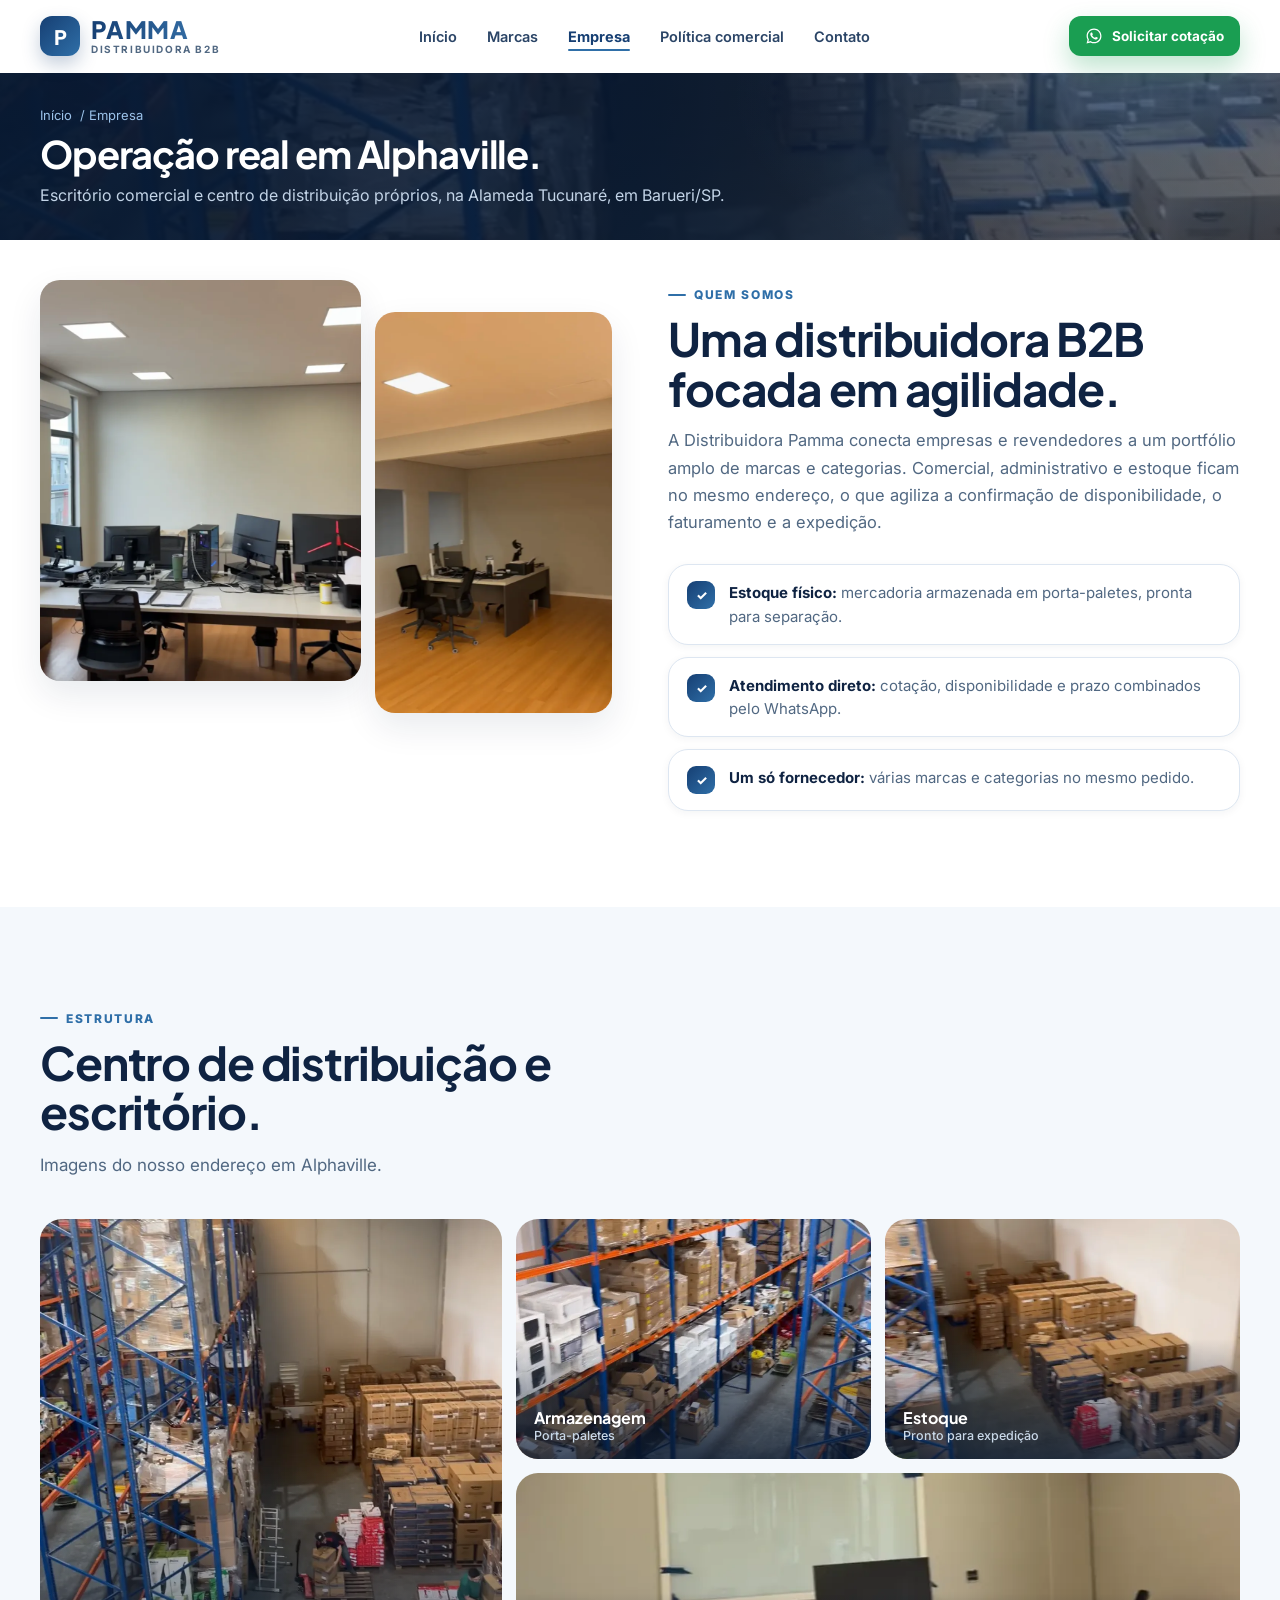
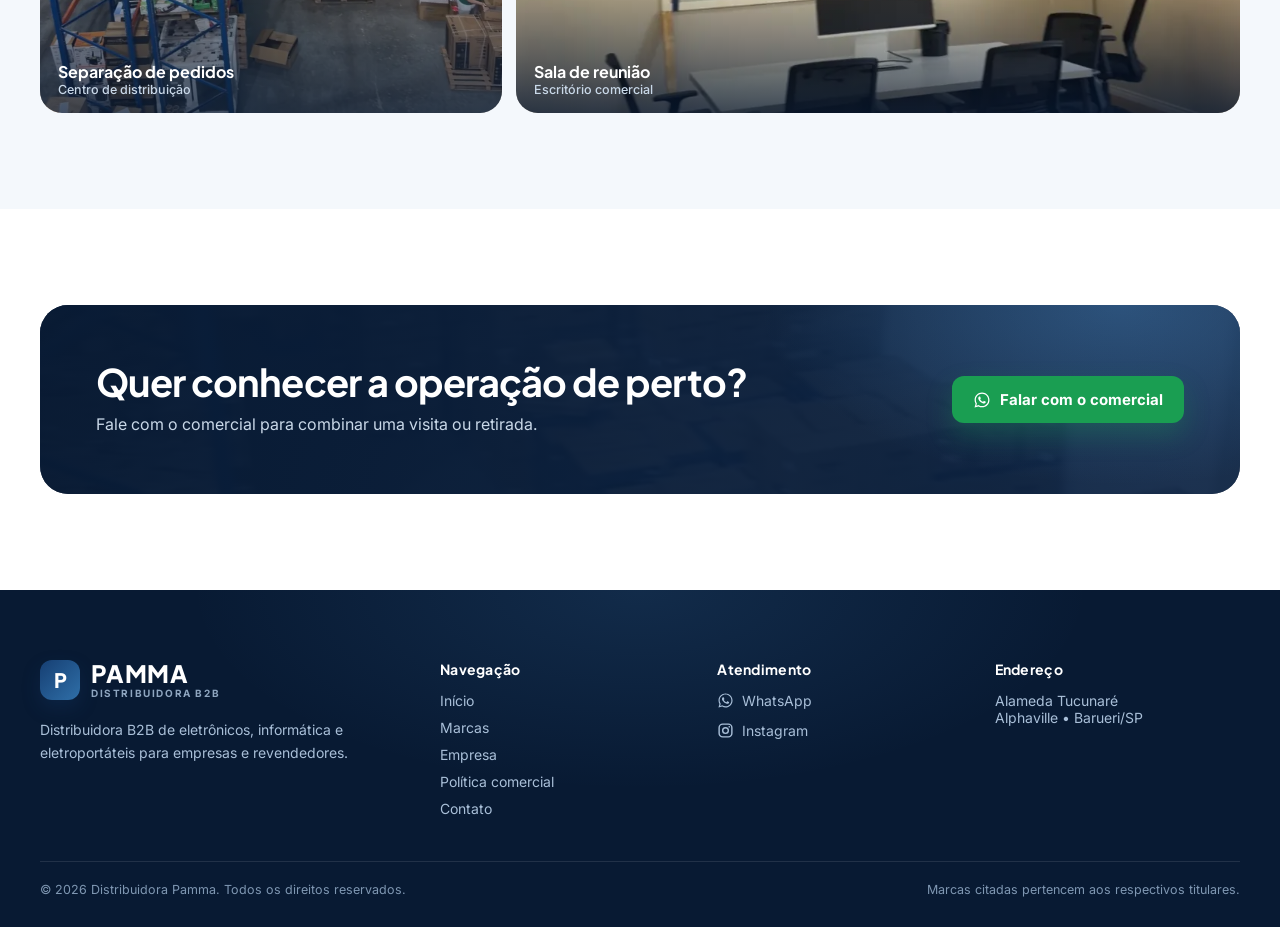
<file: empresa/index.html>
<!doctype html>
<html lang="pt-BR">
<head>
  <meta charset="utf-8" />
  <meta name="viewport" content="width=device-width,initial-scale=1" />
  <meta name="theme-color" content="#163f73" />
  <title>Empresa e estrutura | Distribuidora Pamma</title>
  <meta name="description" content="Escritório e centro de distribuição próprios na Alameda Tucunaré, Alphaville, Barueri/SP." />
  
  <link rel="canonical" href="https://distribuidorapamma.com/empresa/" />
  <meta property="og:type" content="website" />
  <meta property="og:locale" content="pt_BR" />
  <meta property="og:site_name" content="Distribuidora Pamma" />
  <meta property="og:title" content="Empresa e estrutura | Distribuidora Pamma" />
  <meta property="og:description" content="Escritório e centro de distribuição próprios na Alameda Tucunaré, Alphaville, Barueri/SP." />
  <meta property="og:url" content="https://distribuidorapamma.com/empresa/" />
  <meta property="og:image" content="https://distribuidorapamma.com/assets/img/og-pamma.jpg" />
  <meta property="og:image:width" content="1200" />
  <meta property="og:image:height" content="630" />
  <meta name="twitter:card" content="summary_large_image" />
  <link rel="icon" href="data:image/svg+xml,%3Csvg xmlns='http://www.w3.org/2000/svg' viewBox='0 0 64 64'%3E%3Crect width='64' height='64' rx='14' fill='%23163f73'/%3E%3Ctext x='32' y='45' font-family='Arial,Helvetica,sans-serif' font-size='38' font-weight='700' fill='%23fff' text-anchor='middle'%3EP%3C/text%3E%3C/svg%3E" />
  <link rel="preconnect" href="https://fonts.googleapis.com" />
  <link rel="preconnect" href="https://fonts.gstatic.com" crossorigin />
  <link rel="stylesheet" href="https://fonts.googleapis.com/css2?family=Inter:wght@400;500;600;700&family=Plus+Jakarta+Sans:wght@600;700;800&display=swap" />
  <link rel="stylesheet" href="../assets/css/site.css?v=7ee674f3" />
  
</head>
<body>
<a class="skip" href="#conteudo">Pular para o conteúdo</a>
<svg width="0" height="0" style="position:absolute" aria-hidden="true">
<symbol id="i-wa" viewBox="0 0 24 24"><path fill="currentColor" d="M12.04 2C6.58 2 2.13 6.45 2.13 11.91c0 1.75.46 3.45 1.32 4.95L2.05 22l5.25-1.38a9.9 9.9 0 0 0 4.74 1.21c5.46 0 9.91-4.45 9.91-9.91C21.95 6.45 17.5 2 12.04 2Zm0 18.15c-1.48 0-2.93-.4-4.2-1.15l-.3-.18-3.12.82.83-3.04-.2-.31a8.2 8.2 0 0 1-1.26-4.38c0-4.54 3.7-8.24 8.25-8.24 4.54 0 8.24 3.7 8.24 8.24 0 4.55-3.7 8.24-8.24 8.24Zm4.52-6.16c-.25-.12-1.47-.72-1.69-.81-.23-.08-.39-.12-.56.13-.16.25-.64.81-.78.97-.14.17-.29.19-.54.06-.25-.12-1.05-.39-1.99-1.23-.74-.66-1.23-1.47-1.38-1.72-.14-.25-.02-.38.11-.51.11-.11.25-.29.37-.43.13-.15.17-.25.25-.42.08-.17.04-.31-.02-.43-.06-.12-.56-1.34-.76-1.84-.2-.48-.41-.42-.56-.43h-.48c-.17 0-.43.06-.66.31-.23.25-.86.85-.86 2.07 0 1.22.89 2.4 1.01 2.56.12.17 1.75 2.67 4.23 3.74.59.26 1.05.41 1.41.52.59.19 1.13.16 1.56.1.48-.07 1.47-.6 1.67-1.18.21-.58.21-1.07.14-1.18-.06-.1-.22-.16-.47-.28Z"/></symbol>
<symbol id="i-ig" viewBox="0 0 24 24"><g fill="none" stroke="currentColor" stroke-width="2"><rect x="3" y="3" width="18" height="18" rx="5"/><circle cx="12" cy="12" r="4"/></g><circle cx="17.3" cy="6.7" r="1.2" fill="currentColor"/></symbol>
<symbol id="i-pin" viewBox="0 0 24 24"><path fill="currentColor" d="M12 22s-8-6.46-8-12.5a8 8 0 0 1 16 0C20 15.54 12 22 12 22Zm0-9a3.5 3.5 0 1 0 0-7 3.5 3.5 0 0 0 0 7Z"/></symbol>
<symbol id="i-box" viewBox="0 0 24 24"><g fill="none" stroke="currentColor" stroke-width="1.8" stroke-linejoin="round"><path d="M3 7.5 12 3l9 4.5v9L12 21l-9-4.5v-9Z"/><path d="m3 7.5 9 4.5 9-4.5M12 12v9"/></g></symbol>
<symbol id="i-tv" viewBox="0 0 24 24"><g fill="none" stroke="currentColor" stroke-width="1.8" stroke-linecap="round"><rect x="3" y="4" width="18" height="12" rx="2"/><path d="M8 20h8M12 16v4"/></g></symbol>
<symbol id="i-laptop" viewBox="0 0 24 24"><g fill="none" stroke="currentColor" stroke-width="1.8" stroke-linecap="round" stroke-linejoin="round"><rect x="5" y="4" width="14" height="10" rx="1.5"/><path d="M2.5 18h19l-1.5-4H4l-1.5 4Z"/></g></symbol>
<symbol id="i-blender" viewBox="0 0 24 24"><g fill="none" stroke="currentColor" stroke-width="1.8" stroke-linecap="round" stroke-linejoin="round"><path d="M7 3h10l-1.5 10h-7L7 3Z"/><path d="M7.5 13h9l1 7h-11l1-7ZM12 16.5h.01"/></g></symbol>
<symbol id="i-fan" viewBox="0 0 24 24"><g fill="none" stroke="currentColor" stroke-width="1.8" stroke-linecap="round"><circle cx="12" cy="10" r="1.6"/><path d="M12 8.4c0-3 1-5.4 3-5.4s2.4 3-3 5.4ZM13.4 10.8c2.6 1.5 4.2 3.5 3.2 5.2s-3.8.5-3.2-5.2ZM10.6 10.8c-2.6 1.5-5.1 1.9-6.1.2s1.6-3.6 6.1-.2ZM12 11.6V21M8 21h8"/></g></symbol>
<symbol id="i-truck" viewBox="0 0 24 24"><g fill="none" stroke="currentColor" stroke-width="1.8" stroke-linejoin="round"><path d="M2 6h12v10H2zM14 9h4l4 4v3h-8z"/><circle cx="6" cy="18" r="2" fill="#fff"/><circle cx="18" cy="18" r="2" fill="#fff"/></g></symbol>
<symbol id="i-doc" viewBox="0 0 24 24"><g fill="none" stroke="currentColor" stroke-width="1.8" stroke-linejoin="round"><path d="M6 2h9l5 5v15H6z"/><path d="M14 2v6h6M9 13h8M9 17h6"/></g></symbol>
<symbol id="i-clock" viewBox="0 0 24 24"><g fill="none" stroke="currentColor" stroke-width="1.8" stroke-linecap="round"><circle cx="12" cy="12" r="9"/><path d="M12 7v5l3 2"/></g></symbol>
<symbol id="i-card" viewBox="0 0 24 24"><g fill="none" stroke="currentColor" stroke-width="1.8" stroke-linejoin="round"><rect x="3" y="5" width="18" height="14" rx="2"/><path d="M3 10h18M7 15h4"/></g></symbol>
<symbol id="i-cart" viewBox="0 0 24 24"><g fill="none" stroke="currentColor" stroke-width="1.8" stroke-linecap="round" stroke-linejoin="round"><path d="M3 4h2l2.4 11h10.2L20 8H6.2"/><circle cx="9" cy="19" r="1.5"/><circle cx="17" cy="19" r="1.5"/></g></symbol>
<symbol id="i-shield" viewBox="0 0 24 24"><g fill="none" stroke="currentColor" stroke-width="1.8" stroke-linejoin="round"><path d="M12 3 4 6v6c0 4.5 3.4 8 8 9 4.6-1 8-4.5 8-9V6l-8-3Z"/><path d="m8.5 12 2.5 2.5 4.5-5"/></g></symbol>
<symbol id="i-menu" viewBox="0 0 24 24"><path stroke="currentColor" stroke-width="2" stroke-linecap="round" d="M4 7h16M4 12h16M4 17h16"/></symbol>
<symbol id="i-arrow" viewBox="0 0 24 24"><path fill="none" stroke="currentColor" stroke-width="2" stroke-linecap="round" stroke-linejoin="round" d="M5 12h14M13 6l6 6-6 6"/></symbol>
</svg>

<header class="site-header" id="siteHeader">
  <nav class="wrap" aria-label="Principal">
    <a class="brand" href="../" aria-label="Distribuidora Pamma — início">
      <span class="brand-mark" aria-hidden="true">P</span>
      <span class="brand-txt"><span class="logo">PAMMA</span><small>Distribuidora B2B</small></span>
    </a>
    <div class="navlinks" id="navlinks">
<a href="../">Início</a>
<a href="../marcas/">Marcas</a>
<a href="../empresa/" aria-current="page">Empresa</a>
<a href="../politica-comercial/">Política comercial</a>
<a href="../contato/">Contato</a>
    </div>
    <div class="nav-right">
      <a class="btn btn-wa btn-sm js-wa hdr-wa" href="../contato/">
        <svg class="ico" aria-hidden="true"><use href="#i-wa"/></svg><span>Solicitar cotação</span>
      </a>
      <button class="icon-btn menu-btn" id="menuBtn" aria-label="Abrir menu" aria-expanded="false" aria-controls="navlinks">
        <svg class="ico" aria-hidden="true"><use href="#i-menu"/></svg>
      </button>
    </div>
  </nav>
</header>

<main id="conteudo">
<section class="page-head">
  <img class="ph-bg" src="../assets/img/cd-operacao.webp" alt="" aria-hidden="true" />
  <div class="wrap">
    <div class="crumbs"><a href="../">Início</a> / Empresa</div>
    <h1>Operação real em Alphaville.</h1>
    <p>Escritório comercial e centro de distribuição próprios, na Alameda Tucunaré, em Barueri/SP.</p>
  </div>
</section>

<section class="section">
  <div class="wrap split">
    <div class="media-grid">
      <img src="../assets/img/escritorio.webp" width="955" height="1100" loading="lazy" alt="Equipe administrativa e comercial da Pamma" />
      <img src="../assets/img/sala-gestao.webp" width="792" height="1100" loading="lazy" alt="Sala de gestão no escritório da Pamma" />
    </div>
    <div>
      <div class="kicker">Quem somos</div>
      <h2>Uma distribuidora B2B focada em agilidade.</h2>
      <p class="lead" style="font-size:16.5px">
        A Distribuidora Pamma conecta empresas e revendedores a um portfólio amplo de marcas e categorias.
        Comercial, administrativo e estoque ficam no mesmo endereço, o que agiliza a confirmação de disponibilidade, o faturamento e a expedição.
      </p>
      <div class="check-list">
        <div class="card check"><i>✓</i><span><strong>Estoque físico:</strong> mercadoria armazenada em porta-paletes, pronta para separação.</span></div>
        <div class="card check"><i>✓</i><span><strong>Atendimento direto:</strong> cotação, disponibilidade e prazo combinados pelo WhatsApp.</span></div>
        <div class="card check"><i>✓</i><span><strong>Um só fornecedor:</strong> várias marcas e categorias no mesmo pedido.</span></div>
      </div>
    </div>
  </div>
</section>

<section class="section alt" id="estrutura">
  <div class="wrap">
    <div class="section-head">
      <div class="kicker">Estrutura</div>
      <h2>Centro de distribuição e escritório.</h2>
      <p>Imagens do nosso endereço em Alphaville.</p>
    </div>
    <div class="bento">
      <figure class="reveal"><img src="../assets/img/cd-operacao.webp" width="830" height="1100" loading="lazy" alt="Equipe separando pedidos no CD" /><figcaption>Separação de pedidos<small>Centro de distribuição</small></figcaption></figure>
      <figure class="reveal d1"><img src="../assets/img/cd-porta-paletes.webp" width="668" height="1100" loading="lazy" alt="Porta-paletes com mercadorias" /><figcaption>Armazenagem<small>Porta-paletes</small></figcaption></figure>
      <figure class="reveal d2"><img src="../assets/img/cd-estoque.webp" width="679" height="1100" loading="lazy" alt="Paletes de produtos prontos para expedição" /><figcaption>Estoque<small>Pronto para expedição</small></figcaption></figure>
      <figure class="reveal d3"><img src="../assets/img/sala-reuniao.webp" width="952" height="1100" loading="lazy" alt="Sala de reunião da Pamma" /><figcaption>Sala de reunião<small>Escritório comercial</small></figcaption></figure>
    </div>
  </div>
</section>

<section class="section">
  <div class="wrap">
    <div class="cta-band">
      <img class="cta-bg" src="../assets/img/cd-estoque.webp" alt="" loading="lazy" />
      <div>
        <h2>Quer conhecer a operação de perto?</h2>
        <p>Fale com o comercial para combinar uma visita ou retirada.</p>
      </div>
      <div class="actions">
        <a class="btn btn-wa js-wa" data-msg="Olá! Gostaria de agendar uma visita/retirada na Distribuidora Pamma." href="../contato/"><svg class="ico" aria-hidden="true"><use href="#i-wa"/></svg> Falar com o comercial</a>
      </div>
    </div>
  </div>
</section>

</main>

<footer class="site-footer">
  <div class="wrap">
    <div class="footer-grid">
      <div>
        <a class="brand" href="../"><span class="brand-mark" aria-hidden="true">P</span><span class="brand-txt"><span class="logo">PAMMA</span><small>Distribuidora B2B</small></span></a>
        <p style="max-width:360px; line-height:1.65; margin:18px 0 0">Distribuidora B2B de eletrônicos, informática e eletroportáteis para empresas e revendedores.</p>
        <!-- TODO: inserir razão social e CNPJ oficiais -->
      </div>
      <div>
        <h4>Navegação</h4>
        <ul>
          <li><a href="../">Início</a></li>
          <li><a href="../marcas/">Marcas</a></li>
          <li><a href="../empresa/">Empresa</a></li>
          <li><a href="../politica-comercial/">Política comercial</a></li>
          <li><a href="../contato/">Contato</a></li>
        </ul>
      </div>
      <div>
        <h4>Atendimento</h4>
        <ul>
          <li><a class="js-wa ig-text" href="../contato/"><svg class="ico" aria-hidden="true"><use href="#i-wa"/></svg> WhatsApp</a></li>
          <li><a class="ig-text" href="https://www.instagram.com/distribuidorapamma/" target="_blank" rel="noopener"><svg class="ico" aria-hidden="true"><use href="#i-ig"/></svg> Instagram</a></li>
        </ul>
      </div>
      <div>
        <h4>Endereço</h4>
        <ul>
          <li><a href="https://www.google.com/maps/search/?api=1&amp;query=Alameda+Tucunar%C3%A9+Alphaville+Barueri+SP" target="_blank" rel="noopener">Alameda Tucunaré<br>Alphaville • Barueri/SP</a></li>
        </ul>
      </div>
    </div>
    <div class="footer-bottom">
      <span>© <span id="year"></span> Distribuidora Pamma. Todos os direitos reservados.</span>
      <span>Marcas citadas pertencem aos respectivos titulares.</span>
    </div>
  </div>
</footer>

<a class="fab js-wa" href="../contato/" aria-label="Falar no WhatsApp"><svg class="ico" aria-hidden="true"><use href="#i-wa"/></svg></a>
<script src="../assets/js/site.js?v=7ee674f3" defer></script>
</body>
</html>
</file>
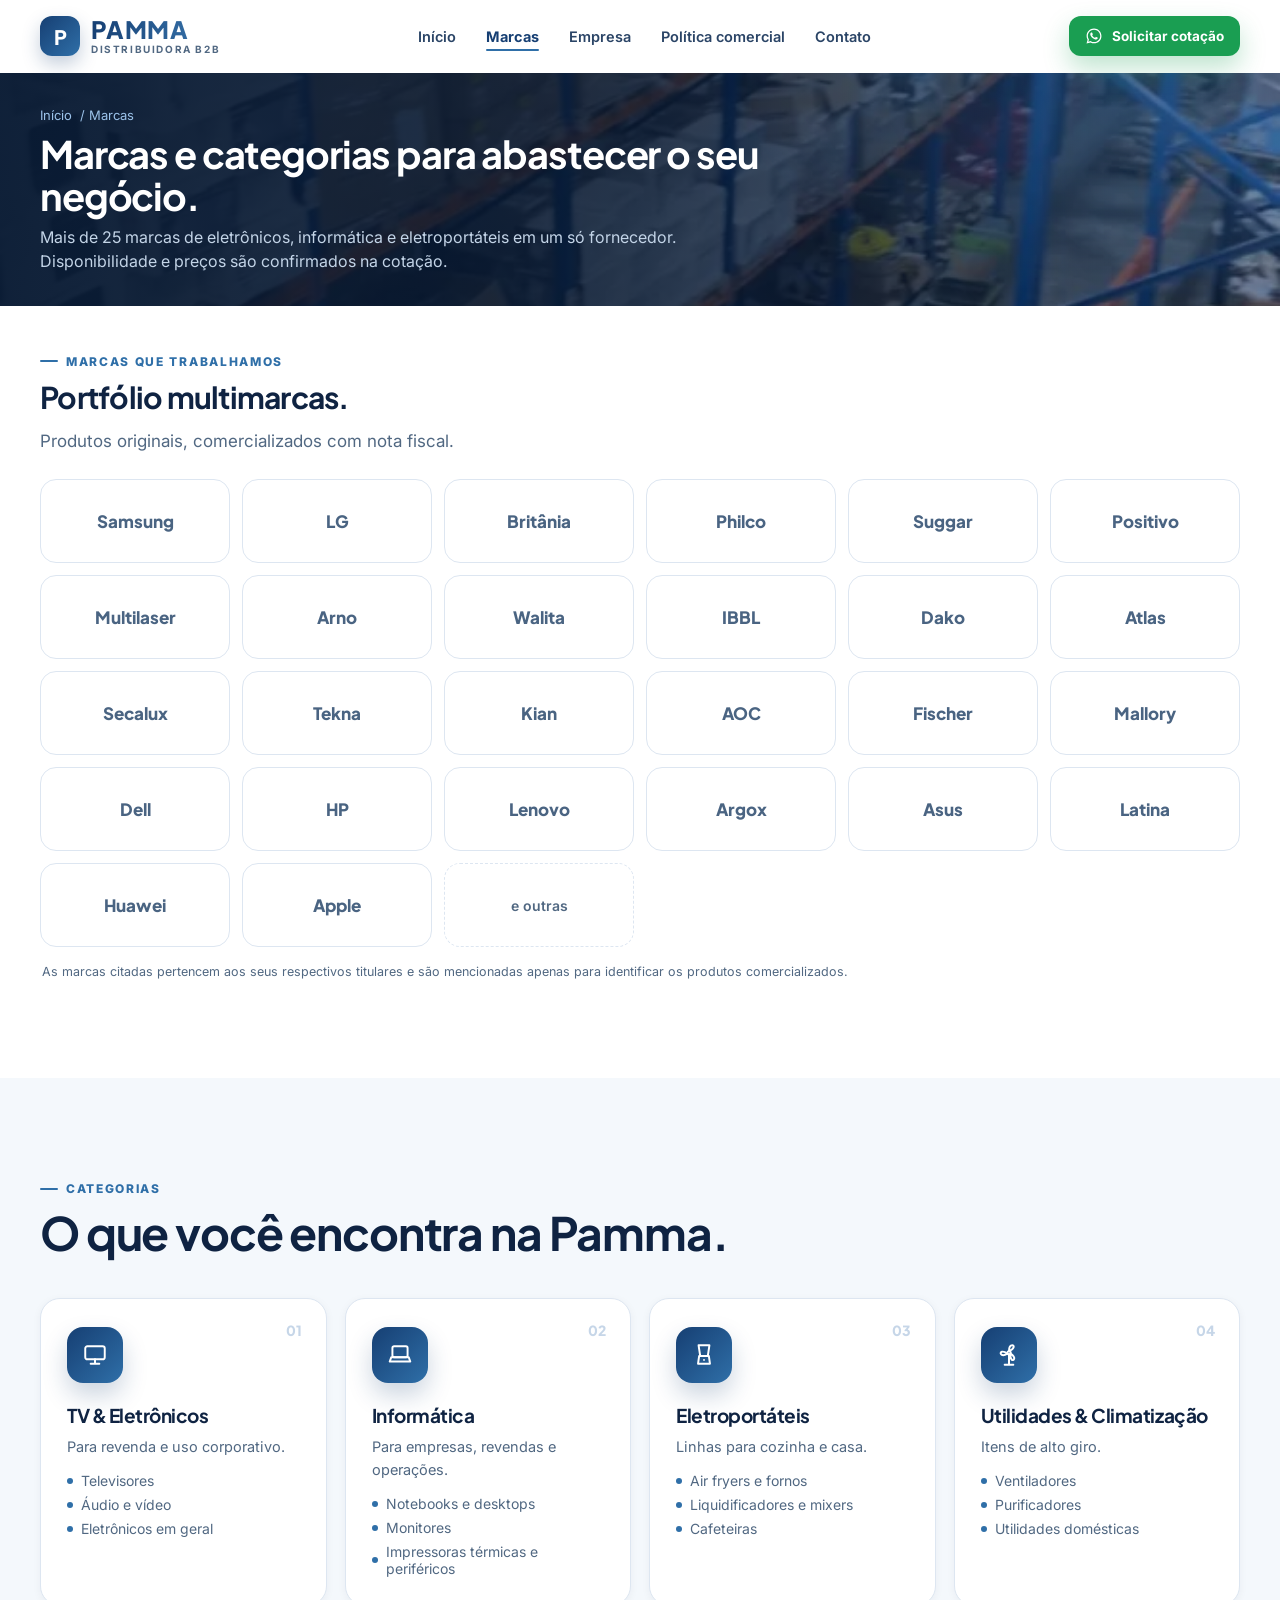
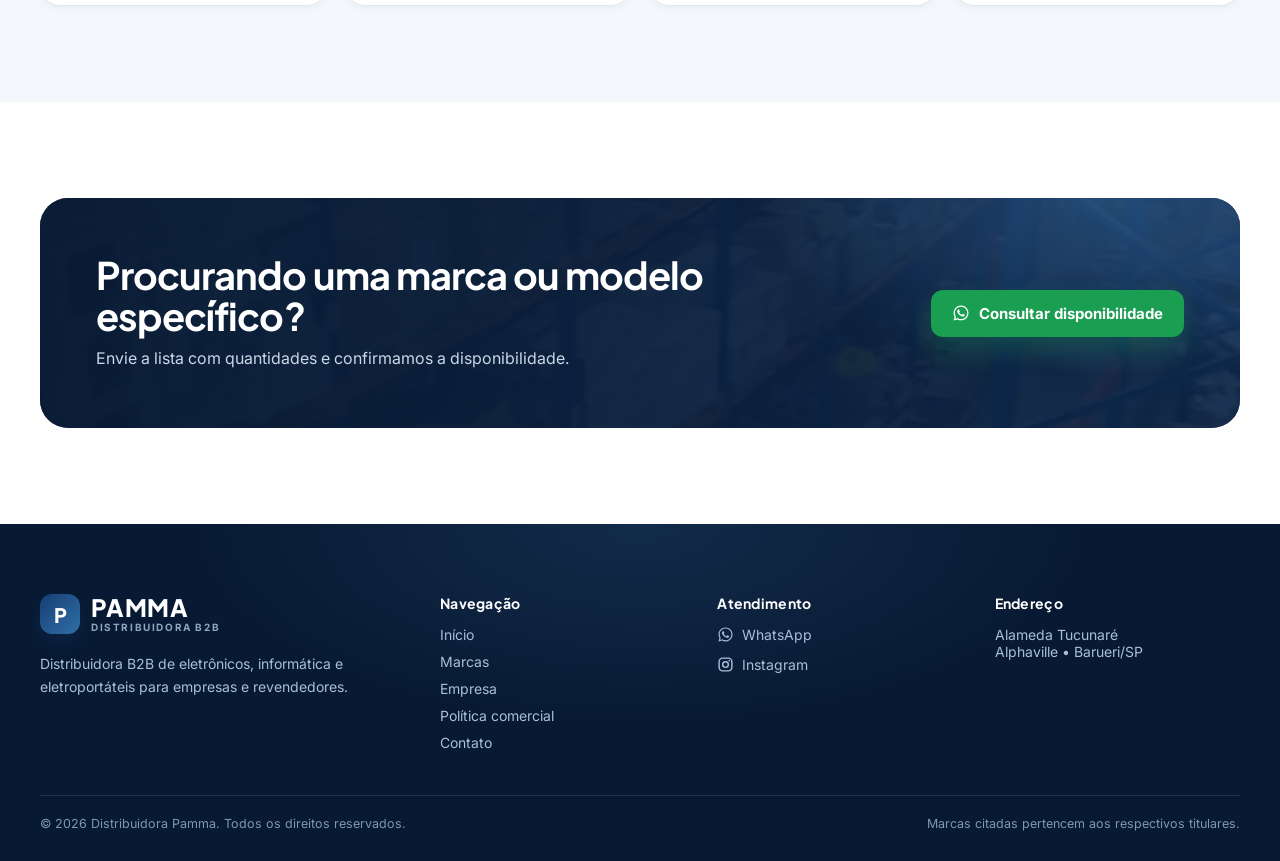
<file: marcas/index.html>
<!doctype html>
<html lang="pt-BR">
<head>
  <meta charset="utf-8" />
  <meta name="viewport" content="width=device-width,initial-scale=1" />
  <meta name="theme-color" content="#163f73" />
  <title>Marcas e categorias | Distribuidora Pamma</title>
  <meta name="description" content="Samsung, LG, Britânia, Philco, Dell, Lenovo e mais de 25 marcas para revendas e empresas. Conheça as categorias da Distribuidora Pamma." />
  
  <link rel="canonical" href="https://distribuidorapamma.com/marcas/" />
  <meta property="og:type" content="website" />
  <meta property="og:locale" content="pt_BR" />
  <meta property="og:site_name" content="Distribuidora Pamma" />
  <meta property="og:title" content="Marcas e categorias | Distribuidora Pamma" />
  <meta property="og:description" content="Samsung, LG, Britânia, Philco, Dell, Lenovo e mais de 25 marcas para revendas e empresas. Conheça as categorias da Distribuidora Pamma." />
  <meta property="og:url" content="https://distribuidorapamma.com/marcas/" />
  <meta property="og:image" content="https://distribuidorapamma.com/assets/img/og-pamma.jpg" />
  <meta property="og:image:width" content="1200" />
  <meta property="og:image:height" content="630" />
  <meta name="twitter:card" content="summary_large_image" />
  <link rel="icon" href="data:image/svg+xml,%3Csvg xmlns='http://www.w3.org/2000/svg' viewBox='0 0 64 64'%3E%3Crect width='64' height='64' rx='14' fill='%23163f73'/%3E%3Ctext x='32' y='45' font-family='Arial,Helvetica,sans-serif' font-size='38' font-weight='700' fill='%23fff' text-anchor='middle'%3EP%3C/text%3E%3C/svg%3E" />
  <link rel="preconnect" href="https://fonts.googleapis.com" />
  <link rel="preconnect" href="https://fonts.gstatic.com" crossorigin />
  <link rel="stylesheet" href="https://fonts.googleapis.com/css2?family=Inter:wght@400;500;600;700&family=Plus+Jakarta+Sans:wght@600;700;800&display=swap" />
  <link rel="stylesheet" href="../assets/css/site.css?v=7ee674f3" />
  
</head>
<body>
<a class="skip" href="#conteudo">Pular para o conteúdo</a>
<svg width="0" height="0" style="position:absolute" aria-hidden="true">
<symbol id="i-wa" viewBox="0 0 24 24"><path fill="currentColor" d="M12.04 2C6.58 2 2.13 6.45 2.13 11.91c0 1.75.46 3.45 1.32 4.95L2.05 22l5.25-1.38a9.9 9.9 0 0 0 4.74 1.21c5.46 0 9.91-4.45 9.91-9.91C21.95 6.45 17.5 2 12.04 2Zm0 18.15c-1.48 0-2.93-.4-4.2-1.15l-.3-.18-3.12.82.83-3.04-.2-.31a8.2 8.2 0 0 1-1.26-4.38c0-4.54 3.7-8.24 8.25-8.24 4.54 0 8.24 3.7 8.24 8.24 0 4.55-3.7 8.24-8.24 8.24Zm4.52-6.16c-.25-.12-1.47-.72-1.69-.81-.23-.08-.39-.12-.56.13-.16.25-.64.81-.78.97-.14.17-.29.19-.54.06-.25-.12-1.05-.39-1.99-1.23-.74-.66-1.23-1.47-1.38-1.72-.14-.25-.02-.38.11-.51.11-.11.25-.29.37-.43.13-.15.17-.25.25-.42.08-.17.04-.31-.02-.43-.06-.12-.56-1.34-.76-1.84-.2-.48-.41-.42-.56-.43h-.48c-.17 0-.43.06-.66.31-.23.25-.86.85-.86 2.07 0 1.22.89 2.4 1.01 2.56.12.17 1.75 2.67 4.23 3.74.59.26 1.05.41 1.41.52.59.19 1.13.16 1.56.1.48-.07 1.47-.6 1.67-1.18.21-.58.21-1.07.14-1.18-.06-.1-.22-.16-.47-.28Z"/></symbol>
<symbol id="i-ig" viewBox="0 0 24 24"><g fill="none" stroke="currentColor" stroke-width="2"><rect x="3" y="3" width="18" height="18" rx="5"/><circle cx="12" cy="12" r="4"/></g><circle cx="17.3" cy="6.7" r="1.2" fill="currentColor"/></symbol>
<symbol id="i-pin" viewBox="0 0 24 24"><path fill="currentColor" d="M12 22s-8-6.46-8-12.5a8 8 0 0 1 16 0C20 15.54 12 22 12 22Zm0-9a3.5 3.5 0 1 0 0-7 3.5 3.5 0 0 0 0 7Z"/></symbol>
<symbol id="i-box" viewBox="0 0 24 24"><g fill="none" stroke="currentColor" stroke-width="1.8" stroke-linejoin="round"><path d="M3 7.5 12 3l9 4.5v9L12 21l-9-4.5v-9Z"/><path d="m3 7.5 9 4.5 9-4.5M12 12v9"/></g></symbol>
<symbol id="i-tv" viewBox="0 0 24 24"><g fill="none" stroke="currentColor" stroke-width="1.8" stroke-linecap="round"><rect x="3" y="4" width="18" height="12" rx="2"/><path d="M8 20h8M12 16v4"/></g></symbol>
<symbol id="i-laptop" viewBox="0 0 24 24"><g fill="none" stroke="currentColor" stroke-width="1.8" stroke-linecap="round" stroke-linejoin="round"><rect x="5" y="4" width="14" height="10" rx="1.5"/><path d="M2.5 18h19l-1.5-4H4l-1.5 4Z"/></g></symbol>
<symbol id="i-blender" viewBox="0 0 24 24"><g fill="none" stroke="currentColor" stroke-width="1.8" stroke-linecap="round" stroke-linejoin="round"><path d="M7 3h10l-1.5 10h-7L7 3Z"/><path d="M7.5 13h9l1 7h-11l1-7ZM12 16.5h.01"/></g></symbol>
<symbol id="i-fan" viewBox="0 0 24 24"><g fill="none" stroke="currentColor" stroke-width="1.8" stroke-linecap="round"><circle cx="12" cy="10" r="1.6"/><path d="M12 8.4c0-3 1-5.4 3-5.4s2.4 3-3 5.4ZM13.4 10.8c2.6 1.5 4.2 3.5 3.2 5.2s-3.8.5-3.2-5.2ZM10.6 10.8c-2.6 1.5-5.1 1.9-6.1.2s1.6-3.6 6.1-.2ZM12 11.6V21M8 21h8"/></g></symbol>
<symbol id="i-truck" viewBox="0 0 24 24"><g fill="none" stroke="currentColor" stroke-width="1.8" stroke-linejoin="round"><path d="M2 6h12v10H2zM14 9h4l4 4v3h-8z"/><circle cx="6" cy="18" r="2" fill="#fff"/><circle cx="18" cy="18" r="2" fill="#fff"/></g></symbol>
<symbol id="i-doc" viewBox="0 0 24 24"><g fill="none" stroke="currentColor" stroke-width="1.8" stroke-linejoin="round"><path d="M6 2h9l5 5v15H6z"/><path d="M14 2v6h6M9 13h8M9 17h6"/></g></symbol>
<symbol id="i-clock" viewBox="0 0 24 24"><g fill="none" stroke="currentColor" stroke-width="1.8" stroke-linecap="round"><circle cx="12" cy="12" r="9"/><path d="M12 7v5l3 2"/></g></symbol>
<symbol id="i-card" viewBox="0 0 24 24"><g fill="none" stroke="currentColor" stroke-width="1.8" stroke-linejoin="round"><rect x="3" y="5" width="18" height="14" rx="2"/><path d="M3 10h18M7 15h4"/></g></symbol>
<symbol id="i-cart" viewBox="0 0 24 24"><g fill="none" stroke="currentColor" stroke-width="1.8" stroke-linecap="round" stroke-linejoin="round"><path d="M3 4h2l2.4 11h10.2L20 8H6.2"/><circle cx="9" cy="19" r="1.5"/><circle cx="17" cy="19" r="1.5"/></g></symbol>
<symbol id="i-shield" viewBox="0 0 24 24"><g fill="none" stroke="currentColor" stroke-width="1.8" stroke-linejoin="round"><path d="M12 3 4 6v6c0 4.5 3.4 8 8 9 4.6-1 8-4.5 8-9V6l-8-3Z"/><path d="m8.5 12 2.5 2.5 4.5-5"/></g></symbol>
<symbol id="i-menu" viewBox="0 0 24 24"><path stroke="currentColor" stroke-width="2" stroke-linecap="round" d="M4 7h16M4 12h16M4 17h16"/></symbol>
<symbol id="i-arrow" viewBox="0 0 24 24"><path fill="none" stroke="currentColor" stroke-width="2" stroke-linecap="round" stroke-linejoin="round" d="M5 12h14M13 6l6 6-6 6"/></symbol>
</svg>

<header class="site-header" id="siteHeader">
  <nav class="wrap" aria-label="Principal">
    <a class="brand" href="../" aria-label="Distribuidora Pamma — início">
      <span class="brand-mark" aria-hidden="true">P</span>
      <span class="brand-txt"><span class="logo">PAMMA</span><small>Distribuidora B2B</small></span>
    </a>
    <div class="navlinks" id="navlinks">
<a href="../">Início</a>
<a href="../marcas/" aria-current="page">Marcas</a>
<a href="../empresa/">Empresa</a>
<a href="../politica-comercial/">Política comercial</a>
<a href="../contato/">Contato</a>
    </div>
    <div class="nav-right">
      <a class="btn btn-wa btn-sm js-wa hdr-wa" href="../contato/">
        <svg class="ico" aria-hidden="true"><use href="#i-wa"/></svg><span>Solicitar cotação</span>
      </a>
      <button class="icon-btn menu-btn" id="menuBtn" aria-label="Abrir menu" aria-expanded="false" aria-controls="navlinks">
        <svg class="ico" aria-hidden="true"><use href="#i-menu"/></svg>
      </button>
    </div>
  </nav>
</header>

<main id="conteudo">
<section class="page-head">
  <img class="ph-bg" src="../assets/img/cd-porta-paletes.webp" alt="" aria-hidden="true" />
  <div class="wrap">
    <div class="crumbs"><a href="../">Início</a> / Marcas</div>
    <h1>Marcas e categorias para abastecer o seu negócio.</h1>
    <p>Mais de 25 marcas de eletrônicos, informática e eletroportáteis em um só fornecedor. Disponibilidade e preços são confirmados na cotação.</p>
  </div>
</section>

<section class="section">
  <div class="wrap">
    <div class="section-head">
      <div class="kicker">Marcas que trabalhamos</div>
      <h2>Portfólio multimarcas.</h2>
      <p>Produtos originais, comercializados com nota fiscal.</p>
    </div>
    <div class="brand-grid">
      <div class="brand-tile">Samsung</div><div class="brand-tile">LG</div><div class="brand-tile">Britânia</div>
      <div class="brand-tile">Philco</div><div class="brand-tile">Suggar</div><div class="brand-tile">Positivo</div>
      <div class="brand-tile">Multilaser</div><div class="brand-tile">Arno</div><div class="brand-tile">Walita</div>
      <div class="brand-tile">IBBL</div><div class="brand-tile">Dako</div><div class="brand-tile">Atlas</div>
      <div class="brand-tile">Secalux</div><div class="brand-tile">Tekna</div><div class="brand-tile">Kian</div>
      <div class="brand-tile">AOC</div><div class="brand-tile">Fischer</div><div class="brand-tile">Mallory</div>
      <div class="brand-tile">Dell</div><div class="brand-tile">HP</div><div class="brand-tile">Lenovo</div>
      <div class="brand-tile">Argox</div><div class="brand-tile">Asus</div><div class="brand-tile">Latina</div>
      <div class="brand-tile">Huawei</div><div class="brand-tile">Apple</div><div class="brand-tile more">e outras</div>
    </div>
    <p class="legal">As marcas citadas pertencem aos seus respectivos titulares e são mencionadas apenas para identificar os produtos comercializados.</p>
  </div>
</section>

<section class="section alt">
  <div class="wrap">
    <div class="section-head">
      <div class="kicker">Categorias</div>
      <h2>O que você encontra na Pamma.</h2>
    </div>
    <div class="features">
      <article class="card feature reveal">
        <span class="num">01</span>
        <div class="fi"><svg class="ico" aria-hidden="true"><use href="#i-tv"/></svg></div>
        <h3>TV & Eletrônicos</h3>
        <p>Para revenda e uso corporativo.</p>
        <ul><li>Televisores</li><li>Áudio e vídeo</li><li>Eletrônicos em geral</li></ul>
      </article>
      <article class="card feature reveal d1">
        <span class="num">02</span>
        <div class="fi"><svg class="ico" aria-hidden="true"><use href="#i-laptop"/></svg></div>
        <h3>Informática</h3>
        <p>Para empresas, revendas e operações.</p>
        <ul><li>Notebooks e desktops</li><li>Monitores</li><li>Impressoras térmicas e periféricos</li></ul>
      </article>
      <article class="card feature reveal d2">
        <span class="num">03</span>
        <div class="fi"><svg class="ico" aria-hidden="true"><use href="#i-blender"/></svg></div>
        <h3>Eletroportáteis</h3>
        <p>Linhas para cozinha e casa.</p>
        <ul><li>Air fryers e fornos</li><li>Liquidificadores e mixers</li><li>Cafeteiras</li></ul>
      </article>
      <article class="card feature reveal d3">
        <span class="num">04</span>
        <div class="fi"><svg class="ico" aria-hidden="true"><use href="#i-fan"/></svg></div>
        <h3>Utilidades & Climatização</h3>
        <p>Itens de alto giro.</p>
        <ul><li>Ventiladores</li><li>Purificadores</li><li>Utilidades domésticas</li></ul>
      </article>
    </div>
  </div>
</section>

<section class="section">
  <div class="wrap">
    <div class="cta-band">
      <img class="cta-bg" src="../assets/img/cd-porta-paletes.webp" alt="" loading="lazy" />
      <div>
        <h2>Procurando uma marca ou modelo específico?</h2>
        <p>Envie a lista com quantidades e confirmamos a disponibilidade.</p>
      </div>
      <div class="actions">
        <a class="btn btn-wa js-wa" data-msg="Olá! Gostaria de consultar disponibilidade de marcas/modelos." href="../contato/"><svg class="ico" aria-hidden="true"><use href="#i-wa"/></svg> Consultar disponibilidade</a>
      </div>
    </div>
  </div>
</section>

</main>

<footer class="site-footer">
  <div class="wrap">
    <div class="footer-grid">
      <div>
        <a class="brand" href="../"><span class="brand-mark" aria-hidden="true">P</span><span class="brand-txt"><span class="logo">PAMMA</span><small>Distribuidora B2B</small></span></a>
        <p style="max-width:360px; line-height:1.65; margin:18px 0 0">Distribuidora B2B de eletrônicos, informática e eletroportáteis para empresas e revendedores.</p>
        <!-- TODO: inserir razão social e CNPJ oficiais -->
      </div>
      <div>
        <h4>Navegação</h4>
        <ul>
          <li><a href="../">Início</a></li>
          <li><a href="../marcas/">Marcas</a></li>
          <li><a href="../empresa/">Empresa</a></li>
          <li><a href="../politica-comercial/">Política comercial</a></li>
          <li><a href="../contato/">Contato</a></li>
        </ul>
      </div>
      <div>
        <h4>Atendimento</h4>
        <ul>
          <li><a class="js-wa ig-text" href="../contato/"><svg class="ico" aria-hidden="true"><use href="#i-wa"/></svg> WhatsApp</a></li>
          <li><a class="ig-text" href="https://www.instagram.com/distribuidorapamma/" target="_blank" rel="noopener"><svg class="ico" aria-hidden="true"><use href="#i-ig"/></svg> Instagram</a></li>
        </ul>
      </div>
      <div>
        <h4>Endereço</h4>
        <ul>
          <li><a href="https://www.google.com/maps/search/?api=1&amp;query=Alameda+Tucunar%C3%A9+Alphaville+Barueri+SP" target="_blank" rel="noopener">Alameda Tucunaré<br>Alphaville • Barueri/SP</a></li>
        </ul>
      </div>
    </div>
    <div class="footer-bottom">
      <span>© <span id="year"></span> Distribuidora Pamma. Todos os direitos reservados.</span>
      <span>Marcas citadas pertencem aos respectivos titulares.</span>
    </div>
  </div>
</footer>

<a class="fab js-wa" href="../contato/" aria-label="Falar no WhatsApp"><svg class="ico" aria-hidden="true"><use href="#i-wa"/></svg></a>
<script src="../assets/js/site.js?v=7ee674f3" defer></script>
</body>
</html>
</file>
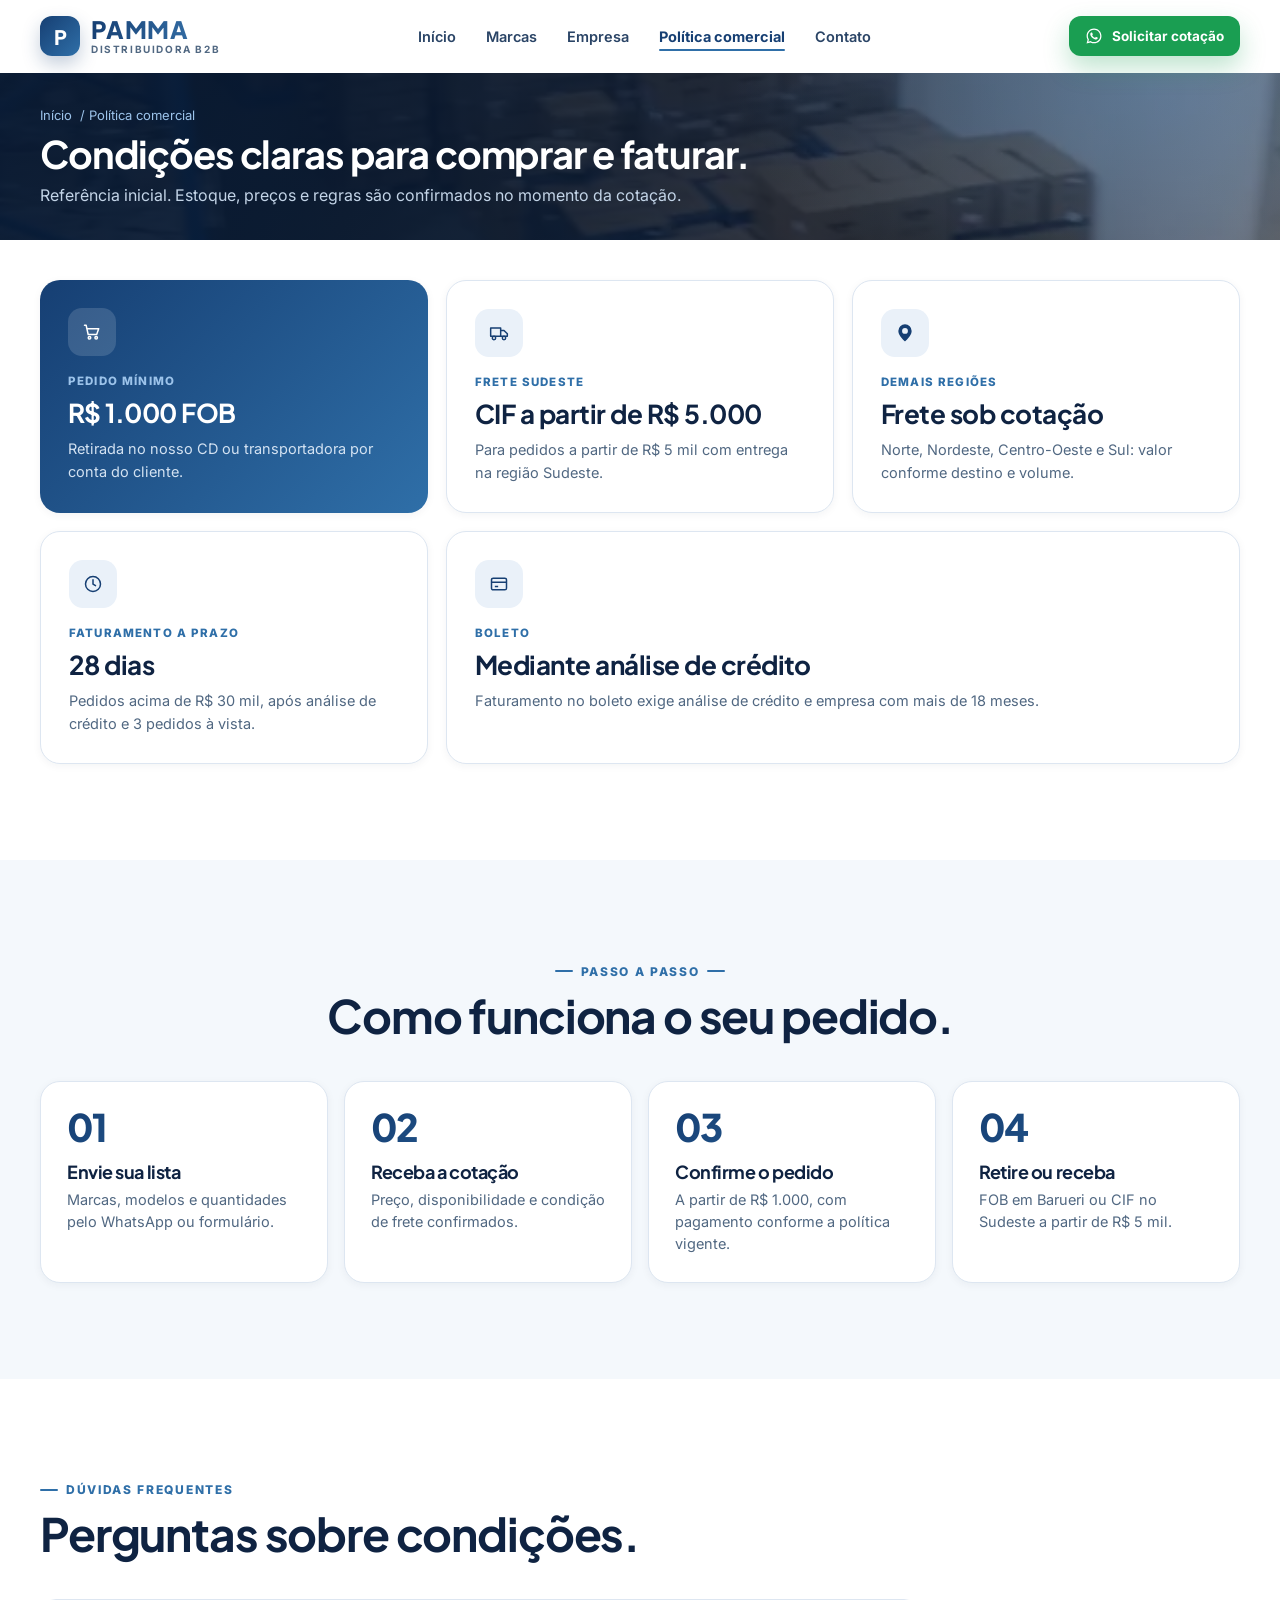
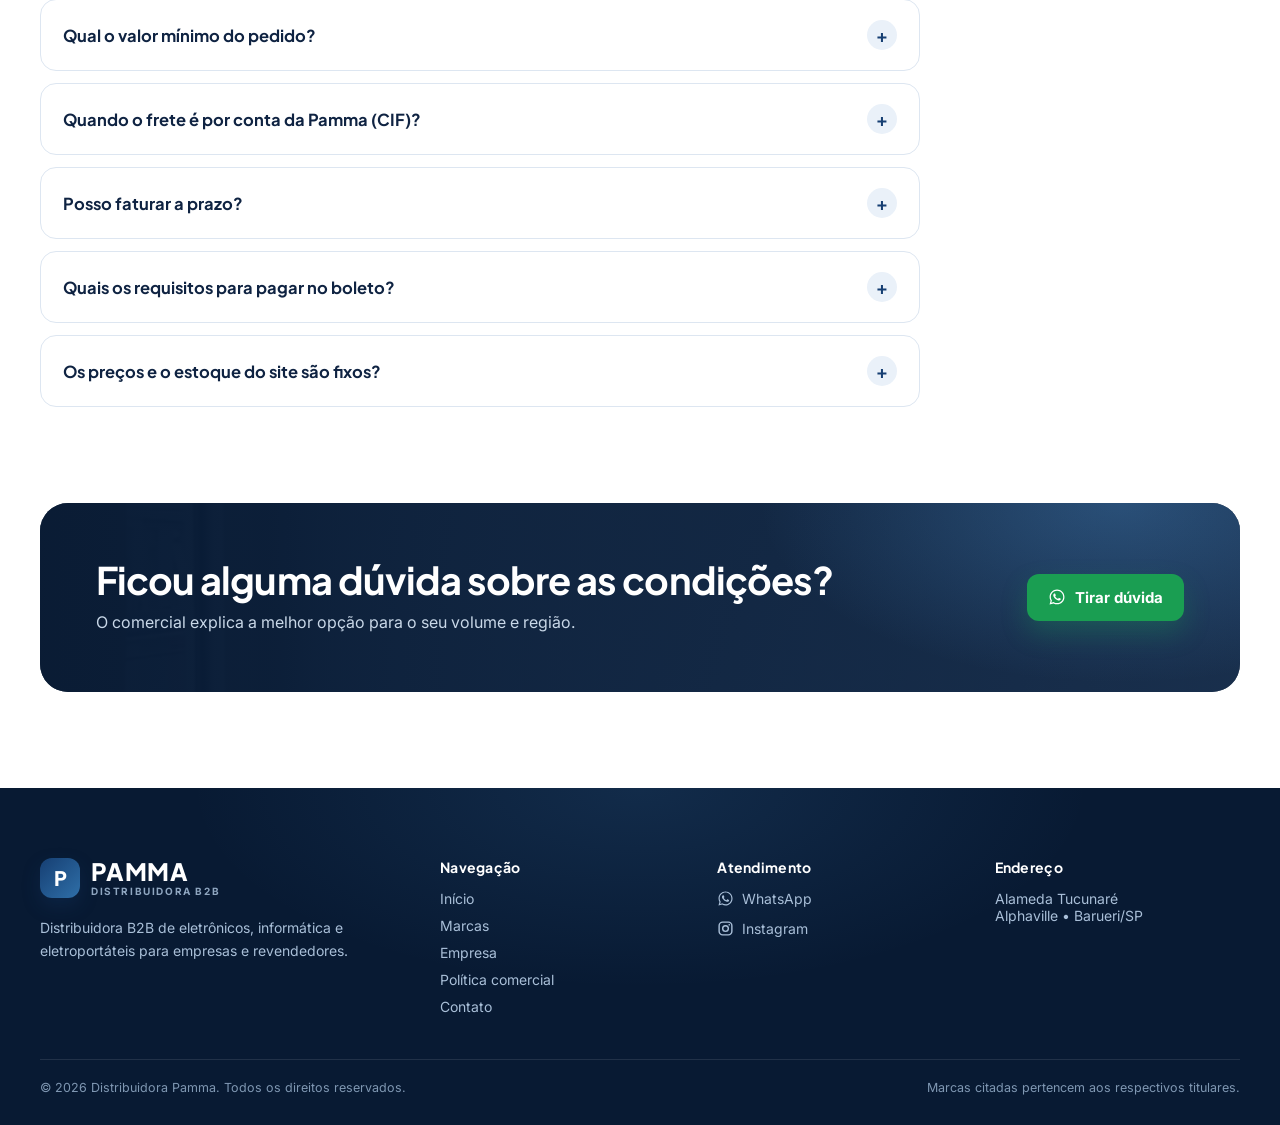
<file: politica-comercial/index.html>
<!doctype html>
<html lang="pt-BR">
<head>
  <meta charset="utf-8" />
  <meta name="viewport" content="width=device-width,initial-scale=1" />
  <meta name="theme-color" content="#163f73" />
  <title>Política comercial | Distribuidora Pamma</title>
  <meta name="description" content="Pedido mínimo R$ 1.000 FOB, frete CIF Sudeste a partir de R$ 5.000, faturamento em 28 dias e boleto mediante análise de crédito." />
  
  <link rel="canonical" href="https://distribuidorapamma.com/politica-comercial/" />
  <meta property="og:type" content="website" />
  <meta property="og:locale" content="pt_BR" />
  <meta property="og:site_name" content="Distribuidora Pamma" />
  <meta property="og:title" content="Política comercial | Distribuidora Pamma" />
  <meta property="og:description" content="Pedido mínimo R$ 1.000 FOB, frete CIF Sudeste a partir de R$ 5.000, faturamento em 28 dias e boleto mediante análise de crédito." />
  <meta property="og:url" content="https://distribuidorapamma.com/politica-comercial/" />
  <meta property="og:image" content="https://distribuidorapamma.com/assets/img/og-pamma.jpg" />
  <meta property="og:image:width" content="1200" />
  <meta property="og:image:height" content="630" />
  <meta name="twitter:card" content="summary_large_image" />
  <link rel="icon" href="data:image/svg+xml,%3Csvg xmlns='http://www.w3.org/2000/svg' viewBox='0 0 64 64'%3E%3Crect width='64' height='64' rx='14' fill='%23163f73'/%3E%3Ctext x='32' y='45' font-family='Arial,Helvetica,sans-serif' font-size='38' font-weight='700' fill='%23fff' text-anchor='middle'%3EP%3C/text%3E%3C/svg%3E" />
  <link rel="preconnect" href="https://fonts.googleapis.com" />
  <link rel="preconnect" href="https://fonts.gstatic.com" crossorigin />
  <link rel="stylesheet" href="https://fonts.googleapis.com/css2?family=Inter:wght@400;500;600;700&family=Plus+Jakarta+Sans:wght@600;700;800&display=swap" />
  <link rel="stylesheet" href="../assets/css/site.css?v=7ee674f3" />
  
</head>
<body>
<a class="skip" href="#conteudo">Pular para o conteúdo</a>
<svg width="0" height="0" style="position:absolute" aria-hidden="true">
<symbol id="i-wa" viewBox="0 0 24 24"><path fill="currentColor" d="M12.04 2C6.58 2 2.13 6.45 2.13 11.91c0 1.75.46 3.45 1.32 4.95L2.05 22l5.25-1.38a9.9 9.9 0 0 0 4.74 1.21c5.46 0 9.91-4.45 9.91-9.91C21.95 6.45 17.5 2 12.04 2Zm0 18.15c-1.48 0-2.93-.4-4.2-1.15l-.3-.18-3.12.82.83-3.04-.2-.31a8.2 8.2 0 0 1-1.26-4.38c0-4.54 3.7-8.24 8.25-8.24 4.54 0 8.24 3.7 8.24 8.24 0 4.55-3.7 8.24-8.24 8.24Zm4.52-6.16c-.25-.12-1.47-.72-1.69-.81-.23-.08-.39-.12-.56.13-.16.25-.64.81-.78.97-.14.17-.29.19-.54.06-.25-.12-1.05-.39-1.99-1.23-.74-.66-1.23-1.47-1.38-1.72-.14-.25-.02-.38.11-.51.11-.11.25-.29.37-.43.13-.15.17-.25.25-.42.08-.17.04-.31-.02-.43-.06-.12-.56-1.34-.76-1.84-.2-.48-.41-.42-.56-.43h-.48c-.17 0-.43.06-.66.31-.23.25-.86.85-.86 2.07 0 1.22.89 2.4 1.01 2.56.12.17 1.75 2.67 4.23 3.74.59.26 1.05.41 1.41.52.59.19 1.13.16 1.56.1.48-.07 1.47-.6 1.67-1.18.21-.58.21-1.07.14-1.18-.06-.1-.22-.16-.47-.28Z"/></symbol>
<symbol id="i-ig" viewBox="0 0 24 24"><g fill="none" stroke="currentColor" stroke-width="2"><rect x="3" y="3" width="18" height="18" rx="5"/><circle cx="12" cy="12" r="4"/></g><circle cx="17.3" cy="6.7" r="1.2" fill="currentColor"/></symbol>
<symbol id="i-pin" viewBox="0 0 24 24"><path fill="currentColor" d="M12 22s-8-6.46-8-12.5a8 8 0 0 1 16 0C20 15.54 12 22 12 22Zm0-9a3.5 3.5 0 1 0 0-7 3.5 3.5 0 0 0 0 7Z"/></symbol>
<symbol id="i-box" viewBox="0 0 24 24"><g fill="none" stroke="currentColor" stroke-width="1.8" stroke-linejoin="round"><path d="M3 7.5 12 3l9 4.5v9L12 21l-9-4.5v-9Z"/><path d="m3 7.5 9 4.5 9-4.5M12 12v9"/></g></symbol>
<symbol id="i-tv" viewBox="0 0 24 24"><g fill="none" stroke="currentColor" stroke-width="1.8" stroke-linecap="round"><rect x="3" y="4" width="18" height="12" rx="2"/><path d="M8 20h8M12 16v4"/></g></symbol>
<symbol id="i-laptop" viewBox="0 0 24 24"><g fill="none" stroke="currentColor" stroke-width="1.8" stroke-linecap="round" stroke-linejoin="round"><rect x="5" y="4" width="14" height="10" rx="1.5"/><path d="M2.5 18h19l-1.5-4H4l-1.5 4Z"/></g></symbol>
<symbol id="i-blender" viewBox="0 0 24 24"><g fill="none" stroke="currentColor" stroke-width="1.8" stroke-linecap="round" stroke-linejoin="round"><path d="M7 3h10l-1.5 10h-7L7 3Z"/><path d="M7.5 13h9l1 7h-11l1-7ZM12 16.5h.01"/></g></symbol>
<symbol id="i-fan" viewBox="0 0 24 24"><g fill="none" stroke="currentColor" stroke-width="1.8" stroke-linecap="round"><circle cx="12" cy="10" r="1.6"/><path d="M12 8.4c0-3 1-5.4 3-5.4s2.4 3-3 5.4ZM13.4 10.8c2.6 1.5 4.2 3.5 3.2 5.2s-3.8.5-3.2-5.2ZM10.6 10.8c-2.6 1.5-5.1 1.9-6.1.2s1.6-3.6 6.1-.2ZM12 11.6V21M8 21h8"/></g></symbol>
<symbol id="i-truck" viewBox="0 0 24 24"><g fill="none" stroke="currentColor" stroke-width="1.8" stroke-linejoin="round"><path d="M2 6h12v10H2zM14 9h4l4 4v3h-8z"/><circle cx="6" cy="18" r="2" fill="#fff"/><circle cx="18" cy="18" r="2" fill="#fff"/></g></symbol>
<symbol id="i-doc" viewBox="0 0 24 24"><g fill="none" stroke="currentColor" stroke-width="1.8" stroke-linejoin="round"><path d="M6 2h9l5 5v15H6z"/><path d="M14 2v6h6M9 13h8M9 17h6"/></g></symbol>
<symbol id="i-clock" viewBox="0 0 24 24"><g fill="none" stroke="currentColor" stroke-width="1.8" stroke-linecap="round"><circle cx="12" cy="12" r="9"/><path d="M12 7v5l3 2"/></g></symbol>
<symbol id="i-card" viewBox="0 0 24 24"><g fill="none" stroke="currentColor" stroke-width="1.8" stroke-linejoin="round"><rect x="3" y="5" width="18" height="14" rx="2"/><path d="M3 10h18M7 15h4"/></g></symbol>
<symbol id="i-cart" viewBox="0 0 24 24"><g fill="none" stroke="currentColor" stroke-width="1.8" stroke-linecap="round" stroke-linejoin="round"><path d="M3 4h2l2.4 11h10.2L20 8H6.2"/><circle cx="9" cy="19" r="1.5"/><circle cx="17" cy="19" r="1.5"/></g></symbol>
<symbol id="i-shield" viewBox="0 0 24 24"><g fill="none" stroke="currentColor" stroke-width="1.8" stroke-linejoin="round"><path d="M12 3 4 6v6c0 4.5 3.4 8 8 9 4.6-1 8-4.5 8-9V6l-8-3Z"/><path d="m8.5 12 2.5 2.5 4.5-5"/></g></symbol>
<symbol id="i-menu" viewBox="0 0 24 24"><path stroke="currentColor" stroke-width="2" stroke-linecap="round" d="M4 7h16M4 12h16M4 17h16"/></symbol>
<symbol id="i-arrow" viewBox="0 0 24 24"><path fill="none" stroke="currentColor" stroke-width="2" stroke-linecap="round" stroke-linejoin="round" d="M5 12h14M13 6l6 6-6 6"/></symbol>
</svg>

<header class="site-header" id="siteHeader">
  <nav class="wrap" aria-label="Principal">
    <a class="brand" href="../" aria-label="Distribuidora Pamma — início">
      <span class="brand-mark" aria-hidden="true">P</span>
      <span class="brand-txt"><span class="logo">PAMMA</span><small>Distribuidora B2B</small></span>
    </a>
    <div class="navlinks" id="navlinks">
<a href="../">Início</a>
<a href="../marcas/">Marcas</a>
<a href="../empresa/">Empresa</a>
<a href="../politica-comercial/" aria-current="page">Política comercial</a>
<a href="../contato/">Contato</a>
    </div>
    <div class="nav-right">
      <a class="btn btn-wa btn-sm js-wa hdr-wa" href="../contato/">
        <svg class="ico" aria-hidden="true"><use href="#i-wa"/></svg><span>Solicitar cotação</span>
      </a>
      <button class="icon-btn menu-btn" id="menuBtn" aria-label="Abrir menu" aria-expanded="false" aria-controls="navlinks">
        <svg class="ico" aria-hidden="true"><use href="#i-menu"/></svg>
      </button>
    </div>
  </nav>
</header>

<main id="conteudo">
<section class="page-head">
  <img class="ph-bg" src="../assets/img/cd-estoque.webp" alt="" aria-hidden="true" />
  <div class="wrap">
    <div class="crumbs"><a href="../">Início</a> / Política comercial</div>
    <h1>Condições claras para comprar e faturar.</h1>
    <p>Referência inicial. Estoque, preços e regras são confirmados no momento da cotação.</p>
  </div>
</section>

<section class="section">
  <div class="wrap">
    <div class="policy-grid">
      <div class="card policy feature-card reveal">
        <div class="pi"><svg class="ico" aria-hidden="true"><use href="#i-cart"/></svg></div>
        <small>Pedido mínimo</small>
        <strong>R$ 1.000 FOB</strong>
        <p>Retirada no nosso CD ou transportadora por conta do cliente.</p>
      </div>
      <div class="card policy reveal d1">
        <div class="pi"><svg class="ico" aria-hidden="true"><use href="#i-truck"/></svg></div>
        <small>Frete Sudeste</small>
        <strong>CIF a partir de R$ 5.000</strong>
        <p>Para pedidos a partir de R$ 5 mil com entrega na região Sudeste.</p>
      </div>
      <div class="card policy reveal d2">
        <div class="pi"><svg class="ico" aria-hidden="true"><use href="#i-pin"/></svg></div>
        <small>Demais regiões</small>
        <strong>Frete sob cotação</strong>
        <p>Norte, Nordeste, Centro-Oeste e Sul: valor conforme destino e volume.</p>
      </div>
      <div class="card policy reveal">
        <div class="pi"><svg class="ico" aria-hidden="true"><use href="#i-clock"/></svg></div>
        <small>Faturamento a prazo</small>
        <strong>28 dias</strong>
        <p>Pedidos acima de R$ 30 mil, após análise de crédito e 3 pedidos à vista.</p>
      </div>
      <div class="card policy wide reveal d1">
        <div class="pi"><svg class="ico" aria-hidden="true"><use href="#i-card"/></svg></div>
        <small>Boleto</small>
        <strong>Mediante análise de crédito</strong>
        <p>Faturamento no boleto exige análise de crédito e empresa com mais de 18 meses.</p>
      </div>
    </div>
  </div>
</section>

<section class="section alt">
  <div class="wrap">
    <div class="section-head center">
      <div class="kicker">Passo a passo</div>
      <h2>Como funciona o seu pedido.</h2>
    </div>
    <div class="steps">
      <div class="card step reveal"><div class="n">01</div><h3>Envie sua lista</h3><p>Marcas, modelos e quantidades pelo WhatsApp ou formulário.</p></div>
      <div class="card step reveal"><div class="n">02</div><h3>Receba a cotação</h3><p>Preço, disponibilidade e condição de frete confirmados.</p></div>
      <div class="card step reveal"><div class="n">03</div><h3>Confirme o pedido</h3><p>A partir de R$ 1.000, com pagamento conforme a política vigente.</p></div>
      <div class="card step reveal"><div class="n">04</div><h3>Retire ou receba</h3><p>FOB em Barueri ou CIF no Sudeste a partir de R$ 5 mil.</p></div>
    </div>
  </div>
</section>

<section class="section">
  <div class="wrap">
    <div class="section-head">
      <div class="kicker">Dúvidas frequentes</div>
      <h2>Perguntas sobre condições.</h2>
    </div>
    <div class="faq">
      <details><summary>Qual o valor mínimo do pedido?</summary><p>R$ 1.000 na modalidade FOB (retirada no CD ou transportadora por conta do cliente).</p></details>
      <details><summary>Quando o frete é por conta da Pamma (CIF)?</summary><p>Para pedidos a partir de R$ 5.000 com entrega na região Sudeste. Para as demais regiões, o frete é cotado conforme destino e volume.</p></details>
      <details><summary>Posso faturar a prazo?</summary><p>Pedidos acima de R$ 30 mil podem ser faturados em 28 dias, após análise de crédito e 3 pedidos à vista.</p></details>
      <details><summary>Quais os requisitos para pagar no boleto?</summary><p>Análise de crédito aprovada e empresa com mais de 18 meses.</p></details>
      <details><summary>Os preços e o estoque do site são fixos?</summary><p>Não. Estoque, preços e regras comerciais são sempre confirmados no momento da cotação.</p></details>
    </div>
  </div>
</section>

<section class="section" style="padding-top:0">
  <div class="wrap">
    <div class="cta-band">
      <img class="cta-bg" src="../assets/img/escritorio.webp" alt="" loading="lazy" />
      <div>
        <h2>Ficou alguma dúvida sobre as condições?</h2>
        <p>O comercial explica a melhor opção para o seu volume e região.</p>
      </div>
      <div class="actions">
        <a class="btn btn-wa js-wa" data-msg="Olá! Tenho uma dúvida sobre a política comercial da Pamma." href="../contato/"><svg class="ico" aria-hidden="true"><use href="#i-wa"/></svg> Tirar dúvida</a>
      </div>
    </div>
  </div>
</section>

</main>

<footer class="site-footer">
  <div class="wrap">
    <div class="footer-grid">
      <div>
        <a class="brand" href="../"><span class="brand-mark" aria-hidden="true">P</span><span class="brand-txt"><span class="logo">PAMMA</span><small>Distribuidora B2B</small></span></a>
        <p style="max-width:360px; line-height:1.65; margin:18px 0 0">Distribuidora B2B de eletrônicos, informática e eletroportáteis para empresas e revendedores.</p>
        <!-- TODO: inserir razão social e CNPJ oficiais -->
      </div>
      <div>
        <h4>Navegação</h4>
        <ul>
          <li><a href="../">Início</a></li>
          <li><a href="../marcas/">Marcas</a></li>
          <li><a href="../empresa/">Empresa</a></li>
          <li><a href="../politica-comercial/">Política comercial</a></li>
          <li><a href="../contato/">Contato</a></li>
        </ul>
      </div>
      <div>
        <h4>Atendimento</h4>
        <ul>
          <li><a class="js-wa ig-text" href="../contato/"><svg class="ico" aria-hidden="true"><use href="#i-wa"/></svg> WhatsApp</a></li>
          <li><a class="ig-text" href="https://www.instagram.com/distribuidorapamma/" target="_blank" rel="noopener"><svg class="ico" aria-hidden="true"><use href="#i-ig"/></svg> Instagram</a></li>
        </ul>
      </div>
      <div>
        <h4>Endereço</h4>
        <ul>
          <li><a href="https://www.google.com/maps/search/?api=1&amp;query=Alameda+Tucunar%C3%A9+Alphaville+Barueri+SP" target="_blank" rel="noopener">Alameda Tucunaré<br>Alphaville • Barueri/SP</a></li>
        </ul>
      </div>
    </div>
    <div class="footer-bottom">
      <span>© <span id="year"></span> Distribuidora Pamma. Todos os direitos reservados.</span>
      <span>Marcas citadas pertencem aos respectivos titulares.</span>
    </div>
  </div>
</footer>

<a class="fab js-wa" href="../contato/" aria-label="Falar no WhatsApp"><svg class="ico" aria-hidden="true"><use href="#i-wa"/></svg></a>
<script src="../assets/js/site.js?v=7ee674f3" defer></script>
</body>
</html>
</file>
<file: assets/css/site.css>
/* Distribuidora Pamma — design system v2 */
:root{
  --navy:#163f73;
  --navy-2:#1f4f8a;
  --navy-dark:#0c2547;
  --navy-deep:#081a33;
  --blue:#2f6fa8;
  --sky:#5aa9f0;
  --blue-light:#9cc3ea;
  --blue-soft:#eaf1f9;
  --bg-soft:#f4f8fc;
  --line:#dde6f1;
  --line-strong:#c6d6e8;
  --text:#0f2342;
  --muted:#516882;
  --wa:#1a9e52;
  --wa-2:#14864a;
  --ig:linear-gradient(45deg,#f09433 0%,#e6683c 25%,#dc2743 50%,#cc2366 75%,#bc1888 100%);
  --grad:linear-gradient(135deg,#163f73 0%,#2f6fa8 100%);
  --shadow-sm:0 2px 8px rgba(15,35,66,.05);
  --shadow:0 14px 34px rgba(15,35,66,.09);
  --shadow-lg:0 28px 60px rgba(15,35,66,.18);
  --radius:20px;
  --header-h:72px;
  --font-head:"Plus Jakarta Sans",Inter,ui-sans-serif,system-ui,-apple-system,"Segoe UI",sans-serif;
  --font-body:Inter,ui-sans-serif,system-ui,-apple-system,BlinkMacSystemFont,"Segoe UI",Roboto,sans-serif;
}
*{box-sizing:border-box}
html{scroll-behavior:smooth; scroll-padding-top:calc(var(--header-h) + 16px)}
body{margin:0; color:var(--text); background:#fff; font-family:var(--font-body); font-size:16px; -webkit-font-smoothing:antialiased; overflow-x:hidden}
img{max-width:100%; display:block}
a{color:inherit; text-decoration:none}
:focus-visible{outline:3px solid #7fb0e3; outline-offset:2px; border-radius:6px}
h1,h2,h3,h4{font-family:var(--font-head); letter-spacing:-.025em; color:inherit}
.wrap{width:min(1200px, calc(100% - 40px)); margin:0 auto}
.skip{position:absolute; left:-9999px; top:8px; z-index:100; background:#fff; padding:10px 14px; border-radius:10px; font-weight:700}
.skip:focus{left:12px}
.ico{width:20px; height:20px; flex:0 0 20px}
.grad-text{background:linear-gradient(90deg,#7cc0ff,#c7e3ff); -webkit-background-clip:text; background-clip:text; color:transparent}

/* ---------- Topbar ---------- */
.topbar{background:var(--navy-deep); color:#a9bfd8; font-size:13px}
.topbar .wrap{min-height:38px; display:flex; align-items:center; justify-content:space-between; gap:16px}
.topbar .tb-left{display:flex; align-items:center; gap:18px}
.topbar .tb-left span{display:inline-flex; align-items:center; gap:7px}
.topbar .tb-left .dot{width:7px; height:7px; border-radius:50%; background:#2fd47a; box-shadow:0 0 0 3px rgba(47,212,122,.2)}
.topbar .tb-right{display:flex; align-items:center; gap:16px}
.topbar a{display:inline-flex; align-items:center; gap:6px; color:#dbe7f4}
.topbar a:hover{color:#fff}
.topbar .ico{width:15px; height:15px; flex-basis:15px}

/* ---------- Header ---------- */
.site-header{position:sticky; top:0; z-index:60; background:rgba(255,255,255,.92); backdrop-filter:saturate(1.4) blur(12px); border-bottom:1px solid transparent; transition:border-color .2s, box-shadow .2s}
.site-header.scrolled{border-bottom-color:var(--line); box-shadow:0 8px 26px rgba(15,35,66,.07)}
.site-header nav{min-height:var(--header-h); display:flex; align-items:center; justify-content:space-between; gap:20px}
.brand{display:flex; align-items:center; gap:11px}
.brand-mark{width:40px; height:40px; border-radius:12px; background:var(--grad); display:grid; place-items:center; color:#fff; font-family:var(--font-head); font-weight:800; font-size:20px; box-shadow:0 8px 18px rgba(22,63,115,.25)}
.brand-txt{display:flex; flex-direction:column; gap:2px}
.logo{font-family:var(--font-head); font-weight:800; letter-spacing:.02em; line-height:1; background:linear-gradient(90deg, var(--navy) 0%, #3a78b0 100%); -webkit-background-clip:text; background-clip:text; color:transparent}
.brand .logo{font-size:24px}
.brand small{font-size:10px; color:var(--muted); letter-spacing:.16em; text-transform:uppercase; font-weight:700}
.navlinks{display:flex; align-items:center; gap:2px; font-size:14.5px; font-weight:600; color:#2a4466}
.navlinks a{position:relative; padding:10px 14px; border-radius:10px; transition:color .2s}
.navlinks a::after{content:""; position:absolute; left:14px; right:14px; bottom:4px; height:2px; border-radius:2px; background:var(--blue); transform:scaleX(0); transition:transform .25s ease}
.navlinks a:hover{color:var(--navy)}
.navlinks a:hover::after,.navlinks a[aria-current="page"]::after{transform:scaleX(1)}
.navlinks a[aria-current="page"]{color:var(--navy); font-weight:700}
.nav-right{display:flex; align-items:center; gap:8px}
.icon-btn{width:42px; height:42px; border-radius:12px; display:grid; place-items:center; border:1px solid var(--line-strong); background:#fff; color:var(--navy); cursor:pointer; transition:background .2s, transform .2s}
.icon-btn:hover{background:var(--bg-soft); transform:translateY(-1px)}
.icon-btn.ig{color:#c1306b}
.menu-btn{display:none}

/* ---------- Botões ---------- */
.btn{position:relative; overflow:hidden; display:inline-flex; align-items:center; justify-content:center; gap:9px; padding:13px 20px; border-radius:12px; font:inherit; font-weight:700; font-size:15px; border:1px solid transparent; cursor:pointer; transition:transform .18s ease, background .18s ease, box-shadow .18s ease; white-space:nowrap}
.btn:hover{transform:translateY(-2px)}
.btn::before{content:""; position:absolute; top:0; left:-120%; width:60%; height:100%; background:linear-gradient(110deg,transparent,rgba(255,255,255,.35),transparent); transition:left .6s ease}
.btn:hover::before{left:140%}
.btn .ico{width:18px; height:18px; flex-basis:18px}
.btn-wa{color:#fff; background:var(--wa); box-shadow:0 12px 26px rgba(26,158,82,.28)}
.btn-wa:hover{background:var(--wa-2)}
.btn-navy{color:#fff; background:var(--navy); box-shadow:0 12px 26px rgba(22,63,115,.22)}
.btn-navy:hover{background:var(--navy-2)}
.btn-ghost{color:var(--navy); background:#fff; border-color:var(--line-strong)}
.btn-light{color:var(--navy); background:#fff}
.btn-outline-light{color:#fff; border-color:rgba(255,255,255,.35); background:rgba(255,255,255,.04)}
.btn-outline-light:hover{background:rgba(255,255,255,.12)}
.btn-ig{color:#fff; background:var(--ig); box-shadow:0 12px 26px rgba(220,39,67,.25)}
.btn-sm{padding:10px 15px; font-size:13.5px}
.btn-lg{padding:16px 24px; font-size:16px}
.link-arrow{display:inline-flex; align-items:center; gap:6px; font-weight:700; color:var(--blue); transition:gap .2s}
.link-arrow:hover{gap:10px}
.link-arrow .ico{width:18px; height:18px; flex-basis:18px}

/* ---------- Seções ---------- */
.section{padding:96px 0; position:relative}
.section.alt{background:var(--bg-soft)}
.section.dark{background:var(--navy-dark); color:#fff}
.section.tight{padding:64px 0}
.dots{background-image:radial-gradient(rgba(22,63,115,.09) 1px, transparent 1px); background-size:22px 22px}
.section-head{max-width:720px; margin-bottom:40px}
.section-head.center{margin-left:auto; margin-right:auto; text-align:center}
.section-head.row{max-width:none; display:flex; align-items:flex-end; justify-content:space-between; gap:20px; flex-wrap:wrap}
.kicker{display:inline-flex; align-items:center; gap:8px; font-size:12px; font-weight:800; letter-spacing:.14em; text-transform:uppercase; color:var(--blue); margin-bottom:12px}
.kicker::before{content:""; width:18px; height:2px; border-radius:2px; background:currentColor}
.section-head.center .kicker::after{content:""; width:18px; height:2px; border-radius:2px; background:currentColor}
.dark .kicker{color:var(--sky)}
h2{font-size:clamp(30px,3.8vw,46px); line-height:1.08; margin:0 0 14px}
.section-head p{color:var(--muted); font-size:17px; line-height:1.65; margin:0}
.dark .section-head p{color:#b8cbe0}
.card{background:#fff; border:1px solid var(--line); border-radius:var(--radius); box-shadow:var(--shadow-sm)}
.lead{margin:0 0 28px; max-width:600px; color:var(--muted); font-size:18px; line-height:1.65}
.actions{display:flex; flex-wrap:wrap; gap:12px}

/* ---------- Hero (home) ---------- */
.hero{position:relative; color:#fff; background:var(--navy-deep); overflow:hidden; isolation:isolate}
.hero-bg{position:absolute; inset:0; z-index:-2}
.hero-bg img{width:100%; height:100%; object-fit:cover; object-position:center 40%; transform:scale(1.04)}
.hero::before{content:""; position:absolute; inset:0; z-index:-1; background:
  radial-gradient(900px 500px at 85% 20%, rgba(90,169,240,.22), transparent 60%),
  linear-gradient(100deg, rgba(8,26,51,.97) 0%, rgba(8,26,51,.9) 42%, rgba(12,37,71,.62) 72%, rgba(12,37,71,.45) 100%)}
.hero-grid > *{min-width:0}
.hero h1,.page-head h1{overflow-wrap:break-word}
.hero-grid{display:grid; grid-template-columns:1.15fr .85fr; gap:56px; align-items:center; padding:92px 0 132px}
.tag{display:inline-flex; align-items:center; gap:9px; padding:8px 14px; border-radius:999px; background:rgba(255,255,255,.08); border:1px solid rgba(255,255,255,.16); color:#dbe9f7; font-size:12.5px; font-weight:700; letter-spacing:.06em; text-transform:uppercase; backdrop-filter:blur(6px)}
.tag .dot{width:7px; height:7px; border-radius:50%; background:#2fd47a; box-shadow:0 0 0 4px rgba(47,212,122,.2); animation:pulse 2s infinite}
@keyframes pulse{50%{box-shadow:0 0 0 7px rgba(47,212,122,.05)}}
.hero h1{margin:22px 0 20px; font-size:clamp(38px,5.6vw,68px); line-height:1.02; letter-spacing:-.035em; max-width:680px}
.hero .lead{color:#c3d4e7}
.hero .lead strong{color:#fff}
.hero-checks{display:flex; flex-wrap:wrap; gap:10px 22px; margin-top:28px; font-size:14px; color:#c3d4e7}
.hero-checks span{display:inline-flex; align-items:center; gap:8px}
.hero-checks i{width:20px; height:20px; border-radius:50%; display:grid; place-items:center; background:rgba(47,212,122,.16); color:#4fe091; font-style:normal; font-size:11px; font-weight:800}

.quote-card{position:relative; padding:28px; border-radius:24px; background:rgba(255,255,255,.08); border:1px solid rgba(255,255,255,.16); backdrop-filter:blur(16px); box-shadow:var(--shadow-lg)}
.quote-card h3{margin:0 0 4px; font-size:20px}
.quote-card > p{margin:0 0 18px; color:#b8cbe0; font-size:14px}
.qc-list{display:grid; gap:10px; margin-bottom:20px}
.qc-item{display:flex; align-items:center; gap:14px; padding:14px 16px; border-radius:14px; background:rgba(255,255,255,.06); border:1px solid rgba(255,255,255,.1)}
.qc-item .qi{width:40px; height:40px; border-radius:12px; display:grid; place-items:center; background:rgba(90,169,240,.18); color:#9fd0ff; flex:0 0 40px}
.qc-item b{display:block; font-size:16px; font-family:var(--font-head)}
.qc-item span{display:block; font-size:12.5px; color:#a9bfd8; margin-top:2px}
.quote-card .btn{width:100%}
.quote-card .qc-foot{margin-top:12px; text-align:center; font-size:12.5px; color:#a9bfd8}
.quote-card .qc-foot a{color:#dbe9f7; text-decoration:underline; text-underline-offset:3px}

/* KPIs sobrepostos ao hero */
.kpis{position:relative; z-index:2; margin-top:-64px}
.kpi-grid{display:grid; grid-template-columns:repeat(4,1fr); background:#fff; border:1px solid var(--line); border-radius:22px; box-shadow:var(--shadow-lg); overflow:hidden}
.kpi{padding:26px 26px 24px; border-right:1px solid var(--line)}
.kpi:last-child{border-right:0}
.kpi strong{display:block; font-family:var(--font-head); font-size:32px; letter-spacing:-.03em; color:var(--navy); line-height:1}
.kpi strong small{font-size:18px}
.kpi span{display:block; margin-top:8px; font-size:13.5px; color:var(--muted); line-height:1.45}

/* Faixa de marcas */
.brand-strip{padding:46px 0 10px; overflow:hidden}
.brand-strip .label{text-align:center; font-size:12.5px; font-weight:700; letter-spacing:.14em; text-transform:uppercase; color:#8aa0b8; margin-bottom:22px}
.marquee{overflow:hidden; -webkit-mask-image:linear-gradient(90deg,transparent,#000 10%,#000 90%,transparent); mask-image:linear-gradient(90deg,transparent,#000 10%,#000 90%,transparent)}
.marquee .track{display:flex; gap:56px; width:max-content; animation:scroll 42s linear infinite}
.marquee span{font-family:var(--font-head); font-weight:800; font-size:22px; color:#9fb2c7; letter-spacing:-.01em; white-space:nowrap; transition:color .2s}
.marquee span:hover{color:var(--navy)}
.marquee:hover .track{animation-play-state:paused}
@keyframes scroll{to{transform:translateX(-50%)}}

/* ---------- Cabeçalho de página interna ---------- */
.page-head{position:relative; color:#fff; background:var(--navy-deep); overflow:hidden; isolation:isolate}
.page-head .ph-bg{position:absolute; inset:0; width:100%; height:100%; object-fit:cover; z-index:-2}
.page-head::after{content:""; position:absolute; inset:0; z-index:-1; background:
  radial-gradient(700px 360px at 90% 10%, rgba(90,169,240,.22), transparent 60%),
  linear-gradient(95deg, rgba(8,26,51,.97) 0%, rgba(8,26,51,.86) 50%, rgba(12,37,71,.55) 100%)}
.page-head .wrap{padding:34px 0 32px}
.crumbs{display:flex; align-items:center; gap:8px; font-size:13px; color:var(--blue-light); margin-bottom:10px}
.crumbs a:hover{color:#fff}
.page-head h1{margin:0 0 8px; font-size:clamp(26px,3vw,38px); line-height:1.1; letter-spacing:-.03em; max-width:860px}
.page-head p{margin:0; max-width:720px; color:#c3d4e7; font-size:16px; line-height:1.55}
.page-head .actions{margin-top:28px}

/* ---------- Categorias ---------- */
.features{display:grid; grid-template-columns:repeat(4,1fr); gap:18px}
.feature{position:relative; padding:28px 26px; overflow:hidden; transition:transform .25s ease, box-shadow .25s ease, border-color .25s}
.feature::after{content:""; position:absolute; inset:auto -40% -60% auto; width:180px; height:180px; border-radius:50%; background:radial-gradient(circle, rgba(47,111,168,.10), transparent 70%); transition:transform .4s ease}
.feature:hover{transform:translateY(-6px); box-shadow:var(--shadow); border-color:var(--line-strong)}
.feature:hover::after{transform:scale(1.4)}
.feature .fi{width:56px; height:56px; border-radius:16px; display:grid; place-items:center; background:var(--grad); color:#fff; margin-bottom:20px; box-shadow:0 12px 24px rgba(22,63,115,.22)}
.feature .fi .ico{width:26px; height:26px; flex-basis:26px}
.feature .num{position:absolute; top:22px; right:24px; font-family:var(--font-head); font-weight:800; font-size:14px; color:var(--line-strong)}
.feature h3{margin:0 0 8px; font-size:19px}
.feature p{margin:0; color:var(--muted); font-size:14.5px; line-height:1.6}
.feature ul{margin:14px 0 0; padding:0; list-style:none; display:grid; gap:7px; font-size:14px; color:var(--muted)}
.feature li{display:flex; gap:8px; align-items:center}
.feature li::before{content:""; width:6px; height:6px; border-radius:50%; background:var(--blue); flex:0 0 6px}

/* ---------- Para quem ---------- */
.audience{display:grid; grid-template-columns:1fr 1fr; gap:20px}
.aud{position:relative; min-height:380px; border-radius:24px; overflow:hidden; color:#fff; display:flex; align-items:flex-end; isolation:isolate}
.aud img{position:absolute; inset:0; width:100%; height:100%; object-fit:cover; z-index:-2; transition:transform .6s ease}
.aud::after{content:""; position:absolute; inset:0; z-index:-1; background:linear-gradient(180deg, rgba(8,26,51,.1) 0%, rgba(8,26,51,.55) 45%, rgba(8,26,51,.95) 100%)}
.aud:hover img{transform:scale(1.05)}
.aud-body{padding:32px}
.aud-body .pill{display:inline-block; padding:6px 11px; border-radius:999px; background:rgba(255,255,255,.14); border:1px solid rgba(255,255,255,.2); font-size:12px; font-weight:700; letter-spacing:.06em; text-transform:uppercase; margin-bottom:12px}
.aud-body h3{margin:0 0 8px; font-size:26px}
.aud-body p{margin:0 0 16px; color:#c9d8e8; line-height:1.6; max-width:460px}
.aud-body ul{margin:0; padding:0; list-style:none; display:flex; flex-wrap:wrap; gap:8px}
.aud-body li{padding:7px 12px; border-radius:10px; background:rgba(255,255,255,.1); font-size:13px; font-weight:600}

/* ---------- Timeline ---------- */
.timeline{display:grid; grid-template-columns:repeat(4,1fr); gap:20px; position:relative}
.timeline::before{content:""; position:absolute; left:12%; right:12%; top:31px; height:2px; background:repeating-linear-gradient(90deg, var(--line-strong) 0 8px, transparent 8px 16px)}
.tl{position:relative; text-align:center; padding:0 6px}
.tl .n{position:relative; z-index:1; width:64px; height:64px; margin:0 auto 18px; border-radius:50%; display:grid; place-items:center; font-family:var(--font-head); font-weight:800; font-size:20px; color:#fff; background:var(--grad); box-shadow:0 0 0 8px var(--bg-soft), 0 14px 28px rgba(22,63,115,.25)}
.section:not(.alt) .tl .n{box-shadow:0 0 0 8px #fff, 0 14px 28px rgba(22,63,115,.25)}
.tl h3{margin:0 0 6px; font-size:18px}
.tl p{margin:0; color:var(--muted); font-size:14.5px; line-height:1.55}

/* Passos (cards) */
.steps{display:grid; grid-template-columns:repeat(4,1fr); gap:16px}
.step{padding:26px; position:relative}
.step .n{font-family:var(--font-head); font-size:38px; font-weight:800; letter-spacing:-.04em; line-height:1; background:var(--grad); -webkit-background-clip:text; background-clip:text; color:transparent}
.step h3{margin:14px 0 6px; font-size:18px}
.step p{margin:0; color:var(--muted); font-size:14.5px; line-height:1.55}

/* ---------- Banda de condições (dark) ---------- */
.terms{display:grid; grid-template-columns:repeat(4,1fr); gap:16px}
.term{padding:26px; border-radius:20px; background:rgba(255,255,255,.05); border:1px solid rgba(255,255,255,.1); transition:background .2s, transform .2s}
.term:hover{background:rgba(255,255,255,.08); transform:translateY(-3px)}
.term small{display:block; color:var(--sky); font-weight:800; font-size:11.5px; letter-spacing:.12em; text-transform:uppercase}
.term strong{display:block; margin:10px 0 8px; font-family:var(--font-head); font-size:26px; letter-spacing:-.02em}
.term p{margin:0; color:#b8cbe0; font-size:14px; line-height:1.55}

/* ---------- Política ---------- */
.policy-grid{display:grid; grid-template-columns:repeat(3,1fr); gap:18px}
.policy{padding:28px; position:relative; overflow:hidden; transition:transform .2s, box-shadow .2s}
.policy:hover{transform:translateY(-4px); box-shadow:var(--shadow)}
.policy .pi{width:48px; height:48px; border-radius:14px; display:grid; place-items:center; background:var(--blue-soft); color:var(--navy); margin-bottom:18px}
.policy small{display:block; color:var(--blue); font-weight:800; font-size:11.5px; letter-spacing:.1em; text-transform:uppercase; margin-bottom:8px}
.policy strong{display:block; font-family:var(--font-head); font-size:26px; letter-spacing:-.02em; margin-bottom:8px}
.policy p{margin:0; color:var(--muted); line-height:1.6; font-size:14.5px}
.policy.wide{grid-column:span 2}
.policy.feature-card{background:var(--grad); color:#fff; border:0}
.policy.feature-card small{color:var(--blue-light)}
.policy.feature-card p{color:#d3e2f2}
.policy.feature-card .pi{background:rgba(255,255,255,.14); color:#fff}
.note{margin:18px 2px 0; font-size:13.5px; color:var(--muted)}
.legal{margin:16px 2px 0; font-size:12.5px; color:var(--muted); line-height:1.5}

/* FAQ */
.faq{display:grid; gap:12px; max-width:880px}
.faq details{background:#fff; border:1px solid var(--line); border-radius:16px; padding:0 22px; transition:box-shadow .2s, border-color .2s}
.faq details[open]{box-shadow:var(--shadow); border-color:var(--line-strong)}
.faq summary{cursor:pointer; list-style:none; padding:20px 0; font-weight:700; font-family:var(--font-head); font-size:16.5px; display:flex; justify-content:space-between; align-items:center; gap:16px}
.faq summary::-webkit-details-marker{display:none}
.faq summary::after{content:"+"; flex:0 0 30px; height:30px; border-radius:50%; display:grid; place-items:center; background:var(--blue-soft); color:var(--navy); font-size:18px; line-height:1}
.faq details[open] summary::after{content:"–"; background:var(--navy); color:#fff}
.faq details p{margin:0 0 20px; color:var(--muted); line-height:1.65}

/* ---------- Empresa ---------- */
.split{display:grid; grid-template-columns:1fr 1fr; gap:56px; align-items:center}
.media-stack{position:relative; padding:0 0 40px 40px}
.media-stack .m1{width:100%; height:auto; aspect-ratio:4/3.2; object-fit:cover; border-radius:24px; box-shadow:var(--shadow-lg)}
.media-stack .m2{position:absolute; left:0; bottom:0; width:44%; height:auto; aspect-ratio:3/4; object-fit:cover; border-radius:20px; border:6px solid #fff; box-shadow:var(--shadow-lg)}
.media-stack .badge-float{position:absolute; right:-14px; top:26px; padding:14px 16px; border-radius:16px; background:#fff; box-shadow:var(--shadow); display:flex; gap:12px; align-items:center; max-width:250px}
.badge-float .bi{width:42px; height:42px; border-radius:12px; display:grid; place-items:center; background:var(--grad); color:#fff; flex:0 0 42px}
.badge-float b{display:block; font-size:14px}
.badge-float span{display:block; font-size:12.5px; color:var(--muted)}
.media-grid{display:grid; grid-template-columns:1.15fr .85fr; gap:14px}
.media-grid img{width:100%; height:100%; aspect-ratio:3/4; object-fit:cover; border-radius:20px; box-shadow:var(--shadow)}
.media-grid img:last-child{margin-top:48px}
.check-list{display:grid; gap:12px; margin:26px 0 0}
.check{display:flex; gap:14px; align-items:flex-start; padding:16px 18px}
.check i{width:28px; height:28px; flex:0 0 28px; border-radius:9px; display:grid; place-items:center; background:var(--grad); color:#fff; font-style:normal; font-size:13px; font-weight:800}
.check span{color:var(--muted); line-height:1.55; font-size:15px}
.check strong{color:var(--text)}

/* Galeria bento */
.bento{display:grid; grid-template-columns:1.3fr 1fr 1fr; grid-template-rows:240px 240px; gap:14px}
.bento figure{margin:0; position:relative; border-radius:22px; overflow:hidden; isolation:isolate}
.bento figure:first-child{grid-row:1/3}
.bento figure:nth-child(4){grid-column:2/4}
.bento img{width:100%; height:100%; object-fit:cover; transition:transform .6s ease}
.bento figure::after{content:""; position:absolute; inset:0; background:linear-gradient(180deg,transparent 50%, rgba(8,26,51,.75))}
.bento figure:hover img{transform:scale(1.05)}
.bento figcaption{position:absolute; left:18px; bottom:16px; z-index:1; color:#fff; font-weight:700; font-family:var(--font-head); font-size:16px}
.bento figcaption small{display:block; font-family:var(--font-body); font-weight:500; font-size:12.5px; color:#c9d8e8}
.gallery{display:grid; grid-template-columns:repeat(3,1fr); gap:14px}
.gallery figure{margin:0; position:relative; border-radius:20px; overflow:hidden}
.gallery img{width:100%; aspect-ratio:1/1; object-fit:cover; transition:transform .5s ease}
.gallery figure:hover img{transform:scale(1.05)}
.gallery figcaption{position:absolute; left:12px; bottom:12px; padding:6px 10px; border-radius:8px; background:rgba(8,26,51,.84); color:#fff; font-size:12.5px; font-weight:700}

/* Marcas (grade) */
.brand-grid{display:grid; grid-template-columns:repeat(6,1fr); gap:12px}
.brand-tile{display:grid; place-items:center; min-height:84px; padding:12px; text-align:center; font-family:var(--font-head); font-weight:800; font-size:17px; color:#4a6482; background:#fff; border:1px solid var(--line); border-radius:16px; transition:color .2s, border-color .2s, box-shadow .2s, transform .2s}
.brand-tile:hover{color:var(--navy); border-color:var(--line-strong); box-shadow:var(--shadow); transform:translateY(-3px)}
.brand-tile.more{color:var(--muted); font-weight:600; font-family:var(--font-body); font-size:14px; border-style:dashed; background:transparent}

/* Instagram */
.ig-block{display:grid; grid-template-columns:auto 1fr auto; gap:26px; align-items:center; padding:34px 38px; border-radius:26px; background:#fff; border:1px solid var(--line); box-shadow:var(--shadow); position:relative; overflow:hidden}
.ig-block::before{content:""; position:absolute; right:-60px; top:-80px; width:260px; height:260px; border-radius:50%; background:var(--ig); opacity:.08}
.ig-avatar{width:76px; height:76px; border-radius:50%; padding:3px; background:var(--ig)}
.ig-avatar span{display:grid; place-items:center; width:100%; height:100%; border-radius:50%; background:#fff; font-family:var(--font-head); font-weight:800; font-size:14px; color:var(--navy)}
.ig-block h3{margin:0 0 6px; font-size:24px}
.ig-block p{margin:0; color:var(--muted); line-height:1.55}
.ig-block .handle{display:inline-flex; align-items:center; gap:6px; color:#c1306b; font-weight:700; margin-bottom:6px; font-size:14px}

/* CTA final */
.cta-band{position:relative; overflow:hidden; isolation:isolate; border-radius:28px; padding:56px; display:grid; grid-template-columns:1fr auto; gap:28px; align-items:center; color:#fff; background:var(--navy-dark)}
.cta-band .cta-bg{position:absolute; inset:0; width:100%; height:100%; object-fit:cover; z-index:-2; opacity:.35}
.cta-band::after{content:""; position:absolute; inset:0; z-index:-1; background:radial-gradient(600px 300px at 90% 0%, rgba(90,169,240,.28), transparent 60%), linear-gradient(90deg, rgba(8,26,51,.96), rgba(12,37,71,.78))}
.cta-band h2{color:#fff; margin:0 0 10px; font-size:clamp(26px,3.2vw,38px)}
.cta-band p{margin:0; color:#c9d8e8; line-height:1.6; max-width:560px}

/* ---------- Contato ---------- */
.contact-box{display:grid; grid-template-columns:.9fr 1.1fr; overflow:hidden; border-radius:26px; background:#fff; border:1px solid var(--line); box-shadow:var(--shadow-lg)}
.contact-info{position:relative; padding:38px; background:var(--grad); color:#dbe6f3; overflow:hidden}
.contact-info::after{content:""; position:absolute; right:-80px; bottom:-80px; width:260px; height:260px; border-radius:50%; border:40px solid rgba(255,255,255,.06)}
.contact-info .kicker{color:var(--blue-light)}
.contact-info h2{margin:6px 0 12px; font-size:32px; line-height:1.12; color:#fff}
.contact-info p{line-height:1.65; margin:0 0 8px}
.contact-line{display:flex; gap:14px; align-items:flex-start; margin-top:22px; position:relative; z-index:1}
.contact-line .cl-ico{width:40px; height:40px; border-radius:12px; display:grid; place-items:center; background:rgba(255,255,255,.12); color:#fff; flex:0 0 40px}
.contact-line strong{display:block; color:#fff; font-size:14px}
.contact-line span, .contact-line a{display:block; margin-top:3px; color:#dbe6f3}
.contact-line a:hover{text-decoration:underline}
a.contact-line{align-items:center; color:#fff; padding:6px; margin-left:-6px; border-radius:14px; transition:background .2s}
a.contact-line:hover{background:rgba(255,255,255,.08)}
a.contact-line:hover .cl-ico{background:var(--ig)}
.ig-text{display:inline-flex; align-items:center; gap:8px}
.ig-text .ico{width:17px; height:17px; flex-basis:17px}
.form{padding:38px}
.form h3{margin:0 0 4px; font-size:22px}
.form > p{margin:0 0 22px; color:var(--muted); font-size:14.5px}
.form-grid{display:grid; grid-template-columns:1fr 1fr; gap:16px}
.field{display:grid; gap:7px}
.field.full{grid-column:1/-1}
label{font-size:13px; font-weight:700; color:#2a4466}
label em{font-style:normal; font-weight:500; color:var(--muted)}
input,textarea,select{width:100%; border:1px solid var(--line-strong); background:#fbfdff; color:var(--text); border-radius:12px; padding:13px 14px; font:inherit; font-size:15px; min-height:50px; transition:border-color .2s, box-shadow .2s, background .2s}
textarea{min-height:120px; resize:vertical}
input::placeholder,textarea::placeholder{color:#7a8ea4}
input:focus,textarea:focus,select:focus{outline:none; background:#fff; border-color:var(--blue); box-shadow:0 0 0 4px rgba(47,111,168,.14)}
.form .btn{width:100%; padding:16px 18px; font-size:16px}
.fine{font-size:12.5px; color:var(--muted); margin-top:10px; line-height:1.5}
.info-cards{display:grid; grid-template-columns:repeat(3,1fr); gap:16px; margin-top:20px}
.info-card{padding:24px; display:flex; gap:14px; align-items:flex-start; transition:transform .2s, box-shadow .2s}
.info-card:hover{transform:translateY(-3px); box-shadow:var(--shadow)}
.info-card .fi{width:46px; height:46px; border-radius:14px; display:grid; place-items:center; background:var(--blue-soft); color:var(--navy); flex:0 0 46px}
.info-card .fi.ig{background:var(--ig); color:#fff}
.info-card .fi.wa{background:#e6f6ec; color:var(--wa)}
.info-card b{display:block; font-size:15.5px; font-family:var(--font-head)}
.info-card span{display:block; color:var(--muted); font-size:14px; margin-top:3px}
.info-card a.more{display:inline-block; margin-top:8px; font-weight:700; color:var(--blue); font-size:14px}
.map{margin-top:20px; border-radius:22px; overflow:hidden; border:1px solid var(--line); box-shadow:var(--shadow); height:380px; background:var(--bg-soft)}
.map iframe{width:100%; height:100%; border:0; display:block; filter:saturate(.85)}

/* ---------- Footer ---------- */
.site-footer{position:relative; padding:70px 0 30px; background:var(--navy-deep); color:#a9bfd8; font-size:14px; overflow:hidden}
.site-footer::before{content:""; position:absolute; left:50%; top:-200px; width:900px; height:400px; transform:translateX(-50%); background:radial-gradient(closest-side, rgba(90,169,240,.12), transparent)}
.footer-grid{position:relative; display:grid; grid-template-columns:1.5fr 1fr 1fr 1fr; gap:32px}
.site-footer .brand .logo{background:none; color:#fff}
.site-footer .brand small{color:#8fa6c0}
.site-footer h4{margin:0 0 14px; color:#fff; font-size:14px; letter-spacing:.02em}
.site-footer ul{list-style:none; padding:0; margin:0; display:grid; gap:10px}
.site-footer a{transition:color .2s}
.site-footer a:hover{color:#fff}
.social{display:flex; gap:10px; margin-top:20px}
.social a{width:42px; height:42px; border-radius:12px; display:grid; place-items:center; background:rgba(255,255,255,.07); border:1px solid rgba(255,255,255,.1); color:#fff; transition:background .2s, transform .2s}
.social a:hover{transform:translateY(-2px)}
.social a.ig:hover{background:var(--ig)}
.social a.wa:hover{background:var(--wa)}
.footer-bottom{position:relative; margin-top:44px; padding-top:20px; border-top:1px solid rgba(255,255,255,.1); display:flex; justify-content:space-between; gap:16px; flex-wrap:wrap; font-size:12.5px; color:#7f97b2}

/* WhatsApp flutuante (só mobile; no desktop o header já tem o CTA) */
.fab{display:none; position:fixed; right:20px; bottom:20px; z-index:65; width:58px; height:58px; border-radius:50%; place-items:center; background:var(--wa); color:#fff; box-shadow:0 14px 30px rgba(26,158,82,.35); transition:transform .2s}
.fab::before{content:""; position:absolute; inset:0; border-radius:50%; border:2px solid var(--wa); animation:ring 2.4s infinite}
@keyframes ring{0%{transform:scale(1); opacity:.7} 100%{transform:scale(1.6); opacity:0}}
.fab:hover{transform:scale(1.06)}
.fab .ico{width:28px; height:28px; flex-basis:28px}

/* Revelar ao rolar */
.reveal{opacity:0; transform:translateY(18px); transition:opacity .6s ease, transform .6s ease}
.reveal.in{opacity:1; transform:none}
.reveal.d1{transition-delay:.08s} .reveal.d2{transition-delay:.16s} .reveal.d3{transition-delay:.24s}

@media (prefers-reduced-motion:reduce){
  *{animation:none !important; transition:none !important}
  .reveal{opacity:1; transform:none}
  .marquee .track{flex-wrap:wrap; width:auto; justify-content:center; row-gap:16px}
}

/* ---------- Responsivo ---------- */
@media (max-width:1100px){
  .navlinks{display:none; position:absolute; left:0; right:0; top:var(--header-h); flex-direction:column; align-items:stretch; gap:0; padding:8px 20px 18px; background:#fff; border-bottom:1px solid var(--line); box-shadow:0 18px 32px rgba(15,35,66,.1)}
  .navlinks a{padding:15px 6px; border-radius:0; border-bottom:1px solid var(--line)}
  .navlinks a::after{display:none}
  .navlinks a[aria-current="page"]{color:var(--blue)}
  .navlinks.open{display:flex}
  .menu-btn{display:grid}
}
@media (max-width:1024px){
  .hero-grid{grid-template-columns:1fr; gap:36px; padding:64px 0 110px}
  .quote-card{max-width:560px}
  .kpi-grid{grid-template-columns:1fr 1fr}
  .kpi:nth-child(2){border-right:0}
  .kpi:nth-child(-n+2){border-bottom:1px solid var(--line)}
  .split,.contact-box{grid-template-columns:1fr}
  .features,.steps,.terms{grid-template-columns:1fr 1fr}
  .timeline{grid-template-columns:1fr 1fr; row-gap:36px}
  .timeline::before{display:none}
  .audience{grid-template-columns:1fr}
  .policy-grid{grid-template-columns:1fr 1fr}
  .policy.wide{grid-column:1/-1}
  .brand-grid{grid-template-columns:repeat(4,1fr)}
  .info-cards{grid-template-columns:1fr}
  .ig-block{grid-template-columns:auto 1fr}
  .ig-block .btn{grid-column:1/-1}
  .footer-grid{grid-template-columns:1fr 1fr}
  .footer-grid > div:first-child{grid-column:1/-1}
  .media-stack{max-width:620px}
}
@media (max-width:640px){
  :root{--header-h:64px}
  .wrap{width:calc(100% - 28px)}
  .topbar .tb-left span:not(:first-child){display:none}
  .topbar .tb-right a span{display:none}
  .brand-mark{width:36px; height:36px; font-size:18px}
  .brand .logo{font-size:21px}
  .brand small{display:none}
  .nav-right{gap:6px}
  .nav-right .hdr-wa{display:none}
  .fab{display:grid}
  .icon-btn{width:40px; height:40px}
  .hero-grid{padding:44px 0 96px}
  .hero .lead{font-size:16.5px}
  .actions .btn{flex:1 1 100%}
  .quote-card{padding:20px}
  .kpis{margin-top:-56px}
  .kpi{padding:18px 16px}
  .kpi strong{font-size:24px}
  .kpi span{font-size:12.5px}
  .page-head .wrap{padding:26px 0 24px}
  .page-head p{font-size:14.5px}
  .section{padding:64px 0}
  .section.tight{padding:48px 0}
  .features,.policy-grid,.form-grid,.steps,.terms,.timeline{grid-template-columns:1fr}
  .tl{display:grid; grid-template-columns:56px 1fr; gap:16px; text-align:left; padding:0}
  .tl .n{width:52px; height:52px; margin:0; font-size:17px}
  .brand-grid{grid-template-columns:repeat(3,1fr)}
  .brand-tile{min-height:62px; font-size:14px}
  .aud{min-height:340px}
  .aud-body{padding:24px}
  .media-stack{padding:0 0 30px 22px}
  .media-stack .badge-float{display:none}
  .media-grid img:last-child{margin-top:28px}
  .bento{grid-template-columns:1fr 1fr; grid-template-rows:200px 160px 160px}
  .bento figure:first-child{grid-row:auto; grid-column:1/-1}
  .bento figure:nth-child(4){grid-column:1/-1}
  .gallery{grid-template-columns:1fr 1fr}
  .gallery figure:first-child{grid-column:1/-1}
  .gallery figure:first-child img{aspect-ratio:4/3}
  .ig-block{grid-template-columns:1fr; padding:26px; text-align:center; justify-items:center}
  .ig-block .btn{width:100%}
  .cta-band{grid-template-columns:1fr; padding:34px 24px}
  .contact-info,.form{padding:26px}
  .contact-info h2{font-size:27px}
  .map{height:300px}
  .footer-grid{grid-template-columns:1fr}
  body{padding-bottom:76px}
}

/* Conteúdo visível sem rolar: 1ª seção logo após o cabeçalho da página fica mais próxima */
.page-head + .section{padding-top:40px}
.page-head + .section .split{align-items:start}
.page-head + .section .section-head{margin-bottom:24px}
.page-head + .section .media-grid img{aspect-ratio:4/5}
.page-head + .section .media-grid img:last-child{margin-top:32px}
@media (max-width:640px){ .page-head + .section{padding-top:28px} }
.page-head + .section .section-head h2{font-size:clamp(22px,2.4vw,30px)}
.page-head + .section .reveal{opacity:1; transform:none}
</file>
